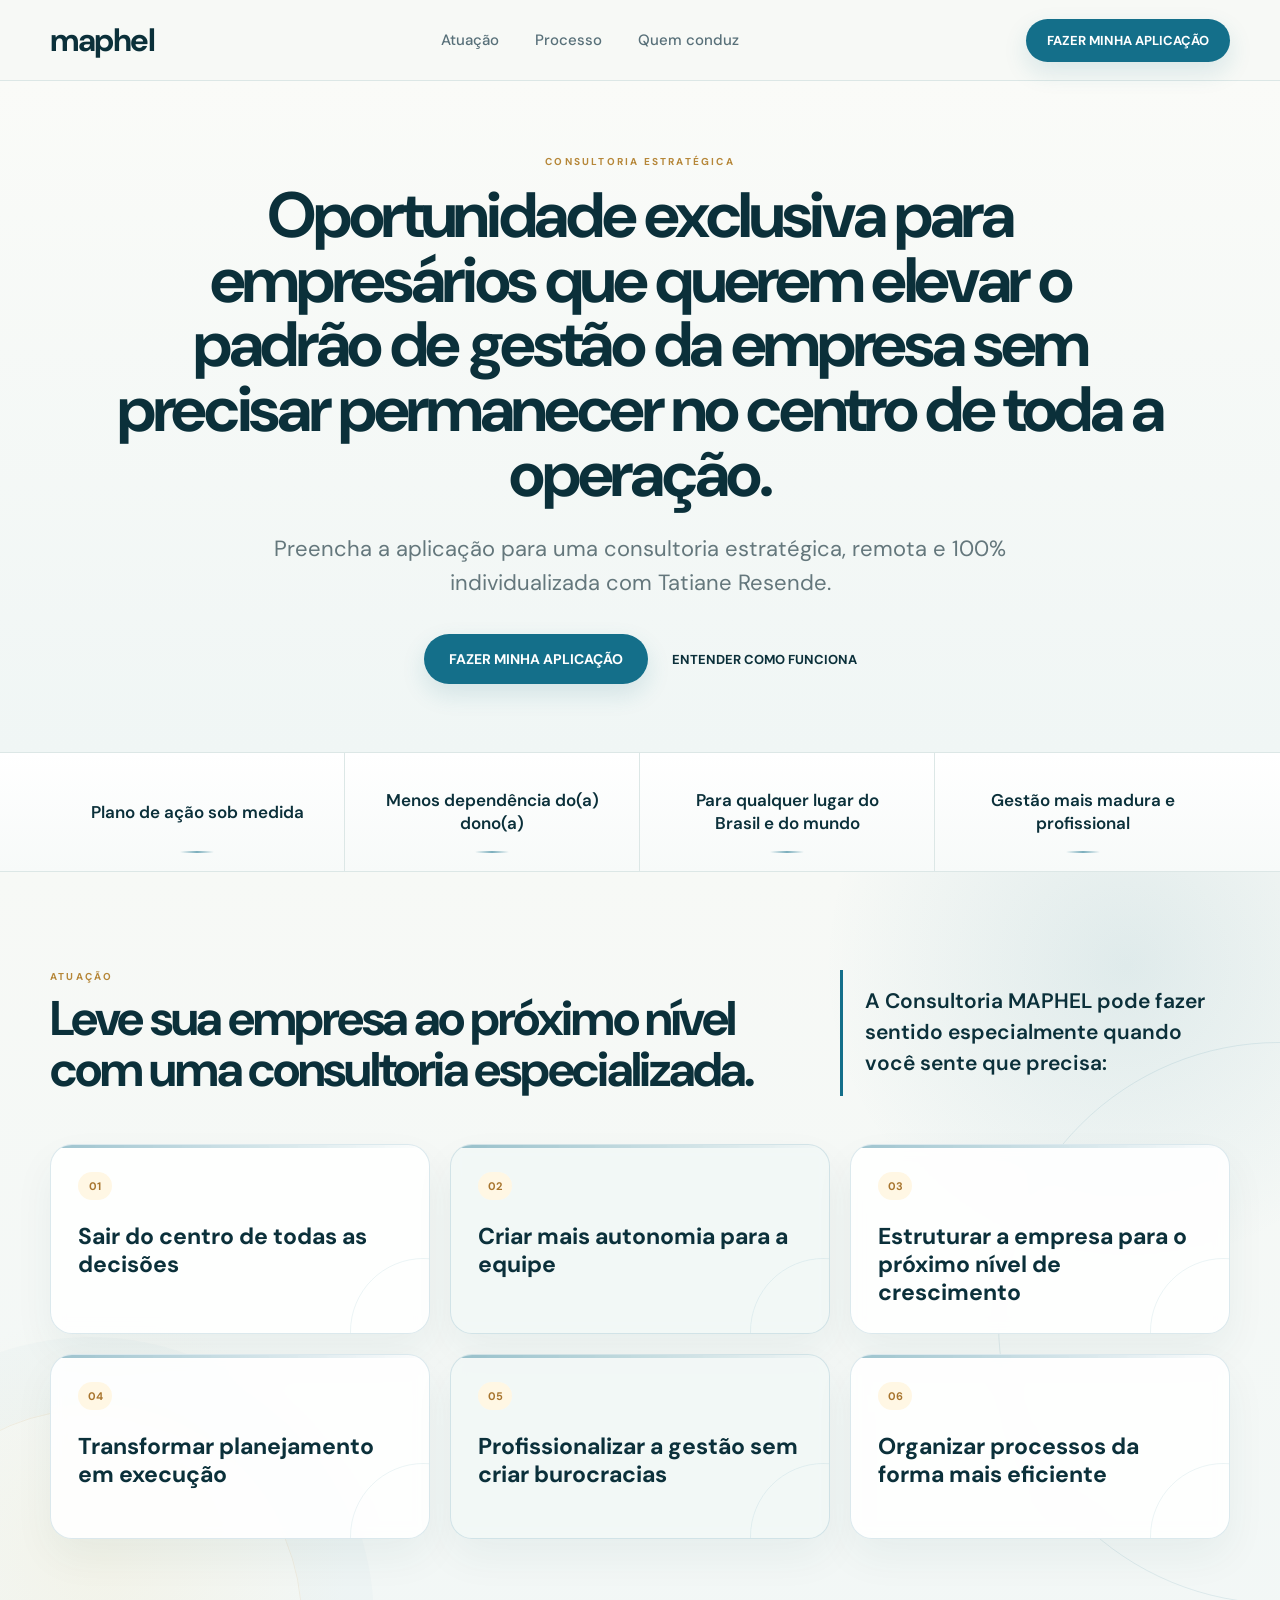
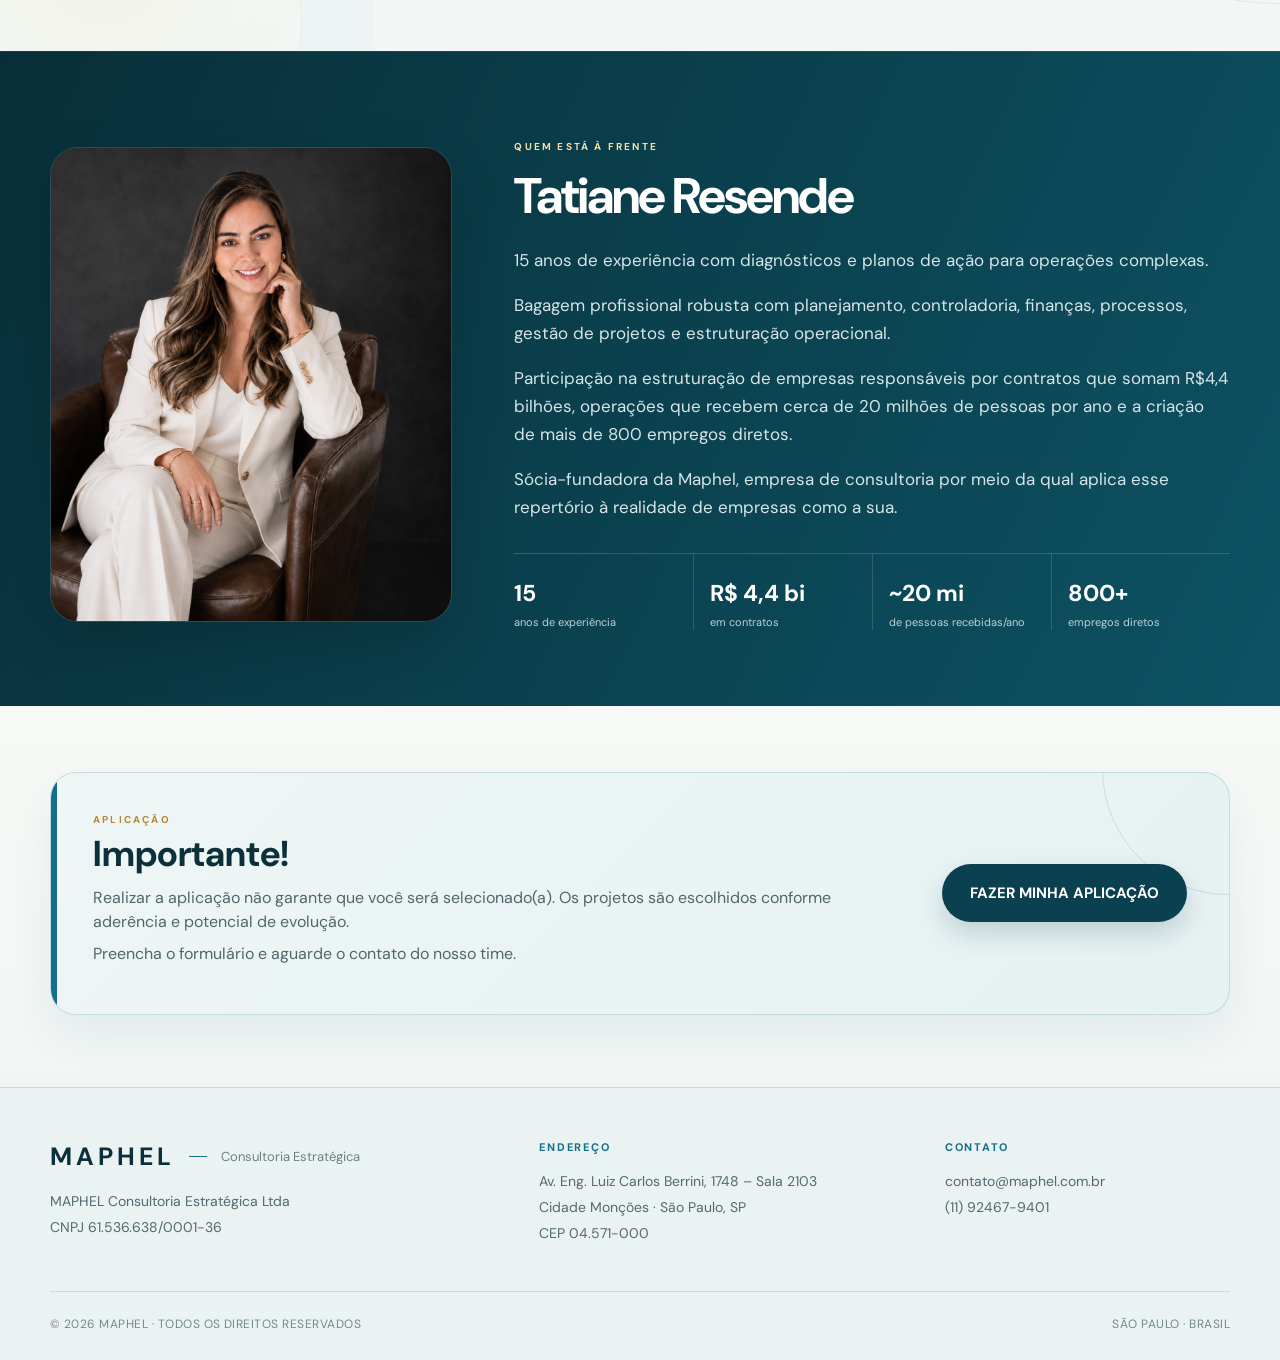
<file: index.html>
<!doctype html>
<html lang="pt-BR">
<head>
<!-- Microsoft Clarity — MAPHEL (projeto z4sh1nla98) -->
<script type="text/javascript">
    (function(c,l,a,r,i,t,y){
        c[a]=c[a]||function(){(c[a].q=c[a].q||[]).push(arguments)};
        t=l.createElement(r);t.async=1;t.src="https://www.clarity.ms/tag/"+i;
        y=l.getElementsByTagName(r)[0];y.parentNode.insertBefore(t,y);
    })(window, document, "clarity", "script", "z4sh1nla98");
</script>
<!-- End Microsoft Clarity -->
<meta charset="utf-8">
<meta name="viewport" content="width=device-width,initial-scale=1">
<title>MAPHEL — Preview Opção 2</title>
<style>
@import url('https://fonts.googleapis.com/css2?family=DM+Sans:wght@400;500;600;700&display=swap');
:root{
  --blue:#146F8A;
  --blue2:#0F6077;
  --dark:#0B4050;
  --ink:#0B303A;
  --cream:#F7F9F6;
  --white:#FFFFFF;
  --gold:#F2E0AD;
  --gold-dark:#B68739;
  --line:#DCE7E6;
  --muted:#64777C;
}
*{box-sizing:border-box}
html{scroll-behavior:smooth}
body{margin:0;font-family:'DM Sans',sans-serif;background:var(--cream);color:var(--ink)}
a{text-decoration:none;color:inherit}
.wrap{width:min(1180px,calc(100% - 40px));margin:auto}
.top{
  position:sticky;top:0;z-index:30;
  background:rgba(247,249,246,.97);
  backdrop-filter:blur(12px);
  border-bottom:1px solid var(--line)
}
.nav{height:80px;display:flex;align-items:center;justify-content:space-between;gap:28px}
.brand{font-size:32px;font-weight:700;letter-spacing:-1.5px}
.nav nav{display:flex;gap:36px;font-size:15px;font-weight:500;color:#587079}
.nav nav a{transition:.2s}
.nav nav a:hover{color:var(--blue)}
.btn{
  display:inline-flex;align-items:center;justify-content:center;
  padding:16px 25px;border-radius:999px;
  background:var(--blue);color:#fff;
  font-size:14px;font-weight:700;
  box-shadow:0 10px 24px rgba(20,111,138,.14);
  transition:.2s
}
.btn:hover{transform:translateY(-2px);background:var(--blue2);box-shadow:0 14px 28px rgba(20,111,138,.2)}
.btn.small{padding:13px 21px;font-size:13px}
.link{font-size:13px;font-weight:700}
.kicker{font-size:10px;letter-spacing:.22em;font-weight:700;color:var(--gold-dark)}

/* HERO */
.hero{background:linear-gradient(180deg,#FAFBF8,#F0F6F5)}
.hero-centered{min-height:535px;display:flex;align-items:center;justify-content:center;text-align:center}
.hero-copy-center{max-width:1050px;margin:auto;padding:74px 0 68px}
.hero-copy-center h1{
  font-size:clamp(48px,5vw,72px);line-height:1.01;
  letter-spacing:-.052em;margin:16px auto 25px;max-width:1080px
}
.hero-copy-center p{
  font-size:22px;line-height:1.55;color:var(--muted);
  max-width:860px;margin:0 auto 34px
}
.actions{display:flex;gap:24px;align-items:center;justify-content:center;flex-wrap:wrap}

/* BENEFITS STRIP */
.quick{
  background:linear-gradient(180deg,#FFFFFF 0%,#F7FAF9 100%);
  border-top:1px solid var(--line);
  border-bottom:1px solid var(--line);
}
.quick-grid{
  display:grid;
  grid-template-columns:repeat(4,1fr);
  min-height:118px;
}
.quick-grid>div{
  position:relative;
  display:flex;
  align-items:center;
  justify-content:center;
  text-align:center;
  padding:30px 26px;
  border-right:1px solid var(--line);
}
.quick-grid>div:last-child{border-right:0}
.quick-grid>div:after{
  content:"";
  position:absolute;
  left:50%;
  bottom:18px;
  width:34px;
  height:2px;
  transform:translateX(-50%);
  border-radius:999px;
  background:linear-gradient(90deg,transparent,var(--blue),transparent);
  opacity:.55;
}
.quick strong{
  max-width:230px;
  font-size:17px;
  line-height:1.35;
  font-weight:600;
}

/* SEGUNDA DOBRA */
.section{
  position:relative;
  padding:98px 0 112px;
  background:
    radial-gradient(circle at 88% 12%,rgba(20,111,138,.10),transparent 23%),
    radial-gradient(circle at 8% 88%,rgba(242,224,173,.18),transparent 18%),
    linear-gradient(180deg,#F7F9F6 0%,#F2F7F6 100%);
  overflow:hidden;
}
.section:before{
  content:"";
  position:absolute;
  width:560px;
  height:560px;
  border:1px solid rgba(20,111,138,.10);
  border-radius:50%;
  right:-280px;
  top:170px;
}
.section:after{
  content:"";
  position:absolute;
  left:-120px;
  bottom:-180px;
  width:420px;
  height:420px;
  border-radius:50%;
  border:1px solid rgba(182,135,57,.10);
  box-shadow:0 0 0 72px rgba(20,111,138,.018);
}
.heading{
  position:relative;z-index:2;
  display:grid;grid-template-columns:1fr 390px;gap:70px;
  align-items:center;margin-bottom:48px
}
.heading h2{
  font-size:clamp(42px,3.8vw,56px);line-height:1.04;
  letter-spacing:-.046em;margin:11px 0 0;max-width:790px
}
.focus-text{
  font-size:21px;line-height:1.48;font-weight:600;
  color:var(--ink);margin:0;
  border-left:3px solid var(--blue);
  padding:16px 0 16px 22px
}
.need-cards{
  position:relative;z-index:2;
  display:grid;grid-template-columns:repeat(3,1fr);gap:20px
}
.need-cards article{
  min-height:185px;
  background:rgba(255,255,255,.88);
  backdrop-filter:blur(7px);
  border:1px solid rgba(20,111,138,.15);
  border-radius:22px;
  padding:27px;
  box-shadow:0 18px 42px rgba(11,64,80,.055);
  position:relative;
  overflow:hidden;
  transition:transform .28s ease,border-color .28s ease,box-shadow .28s ease,background .28s ease;
}
.need-cards article:before{
  content:"";
  position:absolute;
  top:0;
  left:0;
  right:0;
  height:3px;
  background:linear-gradient(90deg,var(--blue),rgba(20,111,138,0));
  opacity:.42;
}
.need-cards article:after{
  content:"";
  position:absolute;
  width:145px;
  height:145px;
  border:1px solid rgba(20,111,138,.08);
  border-radius:50%;
  right:-68px;
  bottom:-72px;
  transition:transform .35s ease;
}
.need-cards article:nth-child(2),
.need-cards article:nth-child(5){background:rgba(242,248,247,.9)}
.need-cards article:hover{
  transform:translateY(-6px);
  border-color:rgba(20,111,138,.34);
  background:#fff;
  box-shadow:0 24px 54px rgba(11,64,80,.105);
}
.need-cards article:hover:after{transform:scale(1.12)}
.need-cards span{
  display:inline-flex;align-items:center;justify-content:center;
  min-width:34px;height:28px;padding:0 9px;
  border-radius:999px;background:#FFF7E4;
  color:#A8752E;font-size:11px;font-weight:700;margin-bottom:22px
}
.need-cards h3{font-size:23px;line-height:1.22;margin:0;max-width:335px}

/* TATIANE — TRANSIÇÃO DIRETA DA DOBRA CLARA */
.tatiane{
  padding:88px 0 76px;
  background:linear-gradient(115deg,#082F39,#0D5263);
  color:#fff;
  border-top:1px solid rgba(255,255,255,.04)
}
.tatiane-grid{display:grid;grid-template-columns:.72fr 1.28fr;gap:62px;align-items:center}
.photo{
  height:475px;border-radius:28px;overflow:hidden;
  background:#12323B;border:1px solid rgba(255,255,255,.12);
  box-shadow:0 24px 55px rgba(0,0,0,.15)
}
.photo img{width:100%;height:100%;object-fit:cover;object-position:center 28%}
.tatiane .kicker{color:var(--gold)}
.tatiane h2{font-size:50px;letter-spacing:-.04em;margin:10px 0 16px}
.tatiane p{font-size:17px;line-height:1.65;color:#D7E5E8;max-width:735px}
.numbers{display:grid;grid-template-columns:repeat(4,1fr);border-top:1px solid rgba(255,255,255,.16);margin-top:32px}
.numbers>div{padding:24px 16px 0 0}
.numbers>div+div{padding-left:16px;border-left:1px solid rgba(255,255,255,.14)}
.numbers strong,.numbers small{display:block}
.numbers strong{font-size:23px;color:#fff}
.numbers small{font-size:11px;color:#BCD2D6;margin-top:7px;line-height:1.35}

/* IMPORTANTE */
.cta{
  padding:66px 0 72px;
  background:linear-gradient(180deg,#F7F9F6 0%,#F1F6F5 100%);
}
.cta-box{
  position:relative;
  overflow:hidden;
  display:grid;
  grid-template-columns:1fr auto;
  align-items:center;
  gap:48px;
  background:linear-gradient(135deg,#EEF6F5 0%,#E6F1F2 100%);
  border:1px solid rgba(20,111,138,.18);
  border-radius:26px;
  padding:40px 42px;
  box-shadow:0 18px 44px rgba(11,64,80,.07);
}
.cta-box:before{
  content:"";
  position:absolute;
  left:0;
  top:0;
  width:6px;
  height:100%;
  background:var(--blue);
}
.cta-box:after{
  content:"";
  position:absolute;
  width:250px;
  height:250px;
  border:1px solid rgba(20,111,138,.16);
  border-radius:50%;
  right:-125px;
  top:-130px;
}
.cta-copy{position:relative;z-index:2}
.cta h2{font-size:36px;line-height:1.1;margin:8px 0 12px}
.cta p{font-size:16px;line-height:1.55;color:#51666B;max-width:790px;margin:7px 0}
.cta .btn{
  position:relative;z-index:2;
  min-width:245px;min-height:58px;
  font-size:15px;background:var(--dark);
  box-shadow:0 12px 26px rgba(11,64,80,.18)
}

/* FOOTER */
.foot{
  background:#EAF2F2;
  color:#536A70;
  border-top:1px solid rgba(20,111,138,.16);
  padding:52px 0 28px;
}
.footer-main{
  display:grid;grid-template-columns:1.25fr 1fr .85fr;
  gap:70px;padding-bottom:42px
}
.footer-brandline{display:flex;align-items:center;gap:14px;margin-bottom:18px}
.footer-brandline strong{font-size:25px;letter-spacing:.16em;color:var(--ink)}
.footer-brandline span{width:18px;height:1px;background:var(--blue)}
.footer-brandline small{font-size:13px;color:#6C8186}
.foot h4{
  margin:0 0 17px;font-size:11px;letter-spacing:.16em;
  text-transform:uppercase;color:var(--blue);
}
.foot p{margin:5px 0;font-size:14px;line-height:1.5}
.footer-bottom{
  display:flex;justify-content:space-between;gap:24px;
  padding-top:24px;border-top:1px solid rgba(20,111,138,.16);
  font-size:12px;letter-spacing:.04em;color:#73888D;
}

@media(max-width:900px){
  .nav nav{display:none}
  .heading{grid-template-columns:1fr;gap:24px}
  .need-cards{grid-template-columns:1fr 1fr}
  .tatiane-grid{grid-template-columns:1fr}
  .photo{height:520px;max-width:520px}
  .cta-box{grid-template-columns:1fr}
  .footer-main{grid-template-columns:1fr 1fr}
}
@media(max-width:620px){
  .wrap{width:min(100% - 28px,1180px)}
  .nav{height:70px}
  .brand{font-size:27px}
  .nav .btn{font-size:11px;padding:11px 13px}
  .hero-centered{min-height:auto}
  .hero-copy-center{padding:48px 0 44px}
  .hero-copy-center h1{font-size:39px;line-height:1.04}
  .hero-copy-center p{font-size:18px}
  .actions{flex-direction:column}
  .quick-grid{grid-template-columns:1fr}
  .quick-grid>div{padding:22px 0;border-right:0;border-bottom:1px solid var(--line)}
  .quick strong{font-size:17px}
  .section{padding:62px 0 70px}
  .heading h2{font-size:37px}
  .focus-text{font-size:18px}
  .need-cards{grid-template-columns:1fr}
  .need-cards article{min-height:145px}
  .need-cards h3{font-size:21px}
  .tatiane{padding:62px 0}
  .photo{height:420px}
  .tatiane h2{font-size:40px}
  .tatiane p{font-size:16px}
  .numbers{grid-template-columns:1fr 1fr}
  .numbers>div:nth-child(3){border-left:0;padding-left:0}
  .cta{padding:48px 0}
  .cta-box{padding:28px 22px}
  .cta h2{font-size:30px}
  .cta .btn{width:100%;min-width:0}
  .footer-main{grid-template-columns:1fr;gap:30px}
  .footer-bottom{flex-direction:column}
}
</style>
<!-- Meta Pixel Code -->
<script>
!function(f,b,e,v,n,t,s)
{if(f.fbq)return;n=f.fbq=function(){n.callMethod?
n.callMethod.apply(n,arguments):n.queue.push(arguments)};
if(!f._fbq)f._fbq=n;n.push=n;n.loaded=!0;n.version='2.0';
n.queue=[];t=b.createElement(e);t.async=!0;
t.src=v;s=b.getElementsByTagName(e)[0];
s.parentNode.insertBefore(t,s)}(window, document,'script',
'https://connect.facebook.net/en_US/fbevents.js');
fbq('init', '934694599048373');
fbq('track', 'PageView');
</script>
<noscript><img height="1" width="1" style="display:none"
src="https://www.facebook.com/tr?id=934694599048373&ev=PageView&noscript=1"
/></noscript>
<!-- End Meta Pixel Code -->
</head>
<body>
<header class="top">
  <div class="wrap nav">
    <a class="brand" href="#">maphel</a>
    <nav>
      <a href="#atuacao">Atuação</a>
      <a href="#atuacao">Processo</a>
      <a href="#tatiane">Quem conduz</a>
    </nav>
    <a class="btn small" href="/formulario/">FAZER MINHA APLICAÇÃO</a>
  </div>
</header>

<main>
  <section class="hero">
    <div class="wrap hero-centered">
      <div class="hero-copy-center">
        <div class="kicker">CONSULTORIA ESTRATÉGICA</div>
        <h1>Oportunidade exclusiva para empresários que querem elevar o padrão de gestão da empresa sem precisar permanecer no centro de toda a operação.</h1>
        <p>Preencha a aplicação para uma consultoria estratégica, remota e 100% individualizada com Tatiane Resende.</p>
        <div class="actions">
          <a class="btn" href="/formulario/">FAZER MINHA APLICAÇÃO</a>
          <a class="link" href="#atuacao">ENTENDER COMO FUNCIONA</a>
        </div>
      </div>
    </div>
  </section>

  <section class="quick">
    <div class="wrap quick-grid">
      <div><strong>Plano de ação sob medida</strong></div>
      <div><strong>Menos dependência do(a) dono(a)</strong></div>
      <div><strong>Para qualquer lugar do Brasil e do mundo</strong></div>
      <div><strong>Gestão mais madura e profissional</strong></div>
    </div>
  </section>

  <section class="section" id="atuacao">
    <div class="wrap">
      <div class="heading">
        <div>
          <div class="kicker">ATUAÇÃO</div>
          <h2>Leve sua empresa ao próximo nível com uma consultoria especializada.</h2>
        </div>
        <p class="focus-text">A Consultoria MAPHEL pode fazer sentido especialmente quando você sente que precisa:</p>
      </div>

      <div class="need-cards">
        <article><span>01</span><h3>Sair do centro de todas as decisões</h3></article>
        <article><span>02</span><h3>Criar mais autonomia para a equipe</h3></article>
        <article><span>03</span><h3>Estruturar a empresa para o próximo nível de crescimento</h3></article>
        <article><span>04</span><h3>Transformar planejamento em execução</h3></article>
        <article><span>05</span><h3>Profissionalizar a gestão sem criar burocracias</h3></article>
        <article><span>06</span><h3>Organizar processos da forma mais eficiente</h3></article>
      </div>
    </div>
  </section>

  <section class="tatiane" id="tatiane">
    <div class="wrap tatiane-grid">
      <div class="photo"><img src="/assets/tatiane-resende.png" alt="Tatiane Resende"></div>
      <div>
        <div class="kicker">QUEM ESTÁ À FRENTE</div>
        <h2>Tatiane Resende</h2>
        <p>15 anos de experiência com diagnósticos e planos de ação para operações complexas.</p>
        <p>Bagagem profissional robusta com planejamento, controladoria, finanças, processos, gestão de projetos e estruturação operacional.</p>
        <p>Participação na estruturação de empresas responsáveis por contratos que somam R$4,4 bilhões, operações que recebem cerca de 20 milhões de pessoas por ano e a criação de mais de 800 empregos diretos.</p>
        <p>Sócia-fundadora da Maphel, empresa de consultoria por meio da qual aplica esse repertório à realidade de empresas como a sua.</p>
        <div class="numbers">
          <div><strong>15</strong><small>anos de experiência</small></div>
          <div><strong>R$ 4,4 bi</strong><small>em contratos</small></div>
          <div><strong>~20 mi</strong><small>de pessoas recebidas/ano</small></div>
          <div><strong>800+</strong><small>empregos diretos</small></div>
        </div>
      </div>
    </div>
  </section>

  <section class="cta">
    <div class="wrap cta-box">
      <div class="cta-copy">
        <div class="kicker">APLICAÇÃO</div>
        <h2>Importante!</h2>
        <p>Realizar a aplicação não garante que você será selecionado(a). Os projetos são escolhidos conforme aderência e potencial de evolução.</p>
        <p>Preencha o formulário e aguarde o contato do nosso time.</p>
      </div>
      <a class="btn" href="/formulario/">FAZER MINHA APLICAÇÃO</a>
    </div>
  </section>
</main>

<footer class="foot">
  <div class="wrap">
    <div class="footer-main">
      <div>
        <div class="footer-brandline"><strong>MAPHEL</strong><span></span><small>Consultoria Estratégica</small></div>
        <p>MAPHEL Consultoria Estratégica Ltda</p>
        <p>CNPJ 61.536.638/0001-36</p>
      </div>
      <div>
        <h4>Endereço</h4>
        <p>Av. Eng. Luiz Carlos Berrini, 1748 – Sala 2103</p>
        <p>Cidade Monções · São Paulo, SP</p>
        <p>CEP 04.571-000</p>
      </div>
      <div>
        <h4>Contato</h4>
        <p>contato@maphel.com.br</p>
        <p>(11) 92467-9401</p>
      </div>
    </div>
    <div class="footer-bottom">
      <span>© 2026 MAPHEL · TODOS OS DIREITOS RESERVADOS</span>
      <span>SÃO PAULO · BRASIL</span>
    </div>
  </div>
</footer>
<script src="/utm-tracking.js" defer></script>
</body>
</html>
</file>
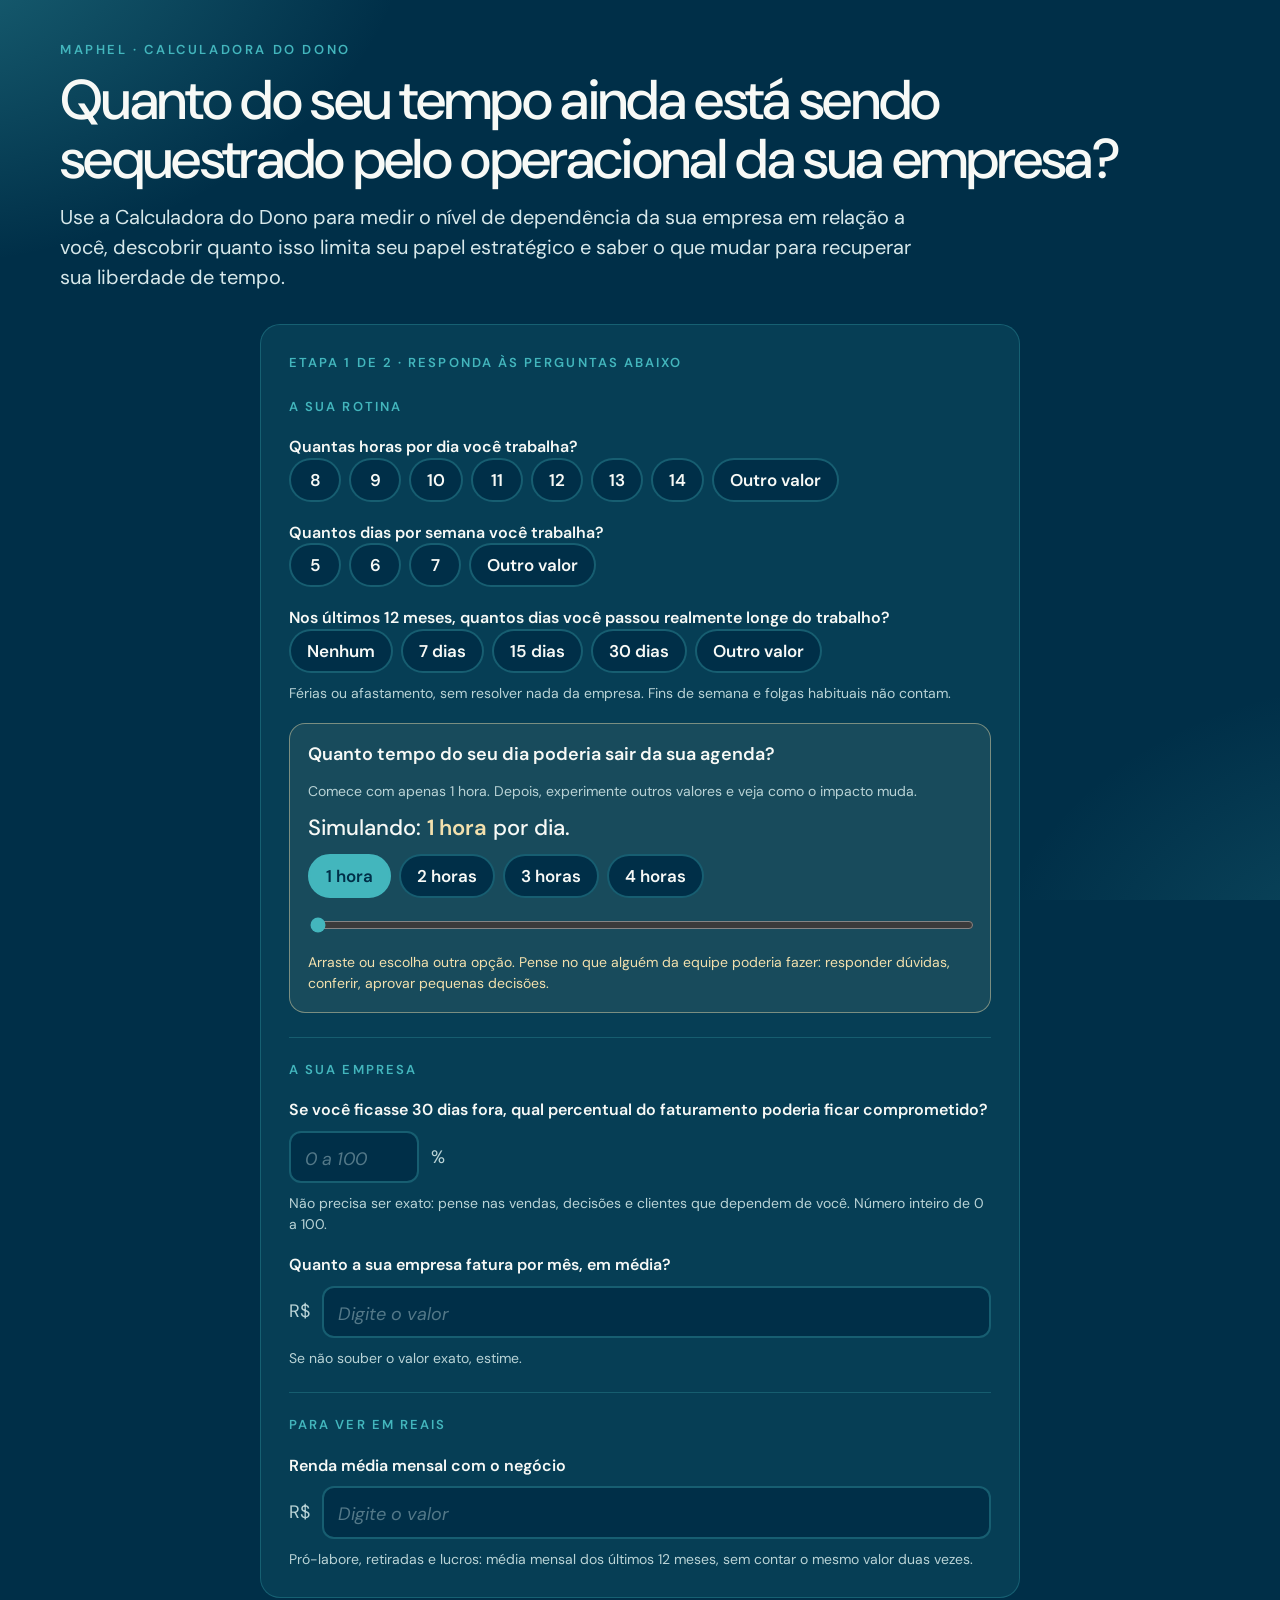
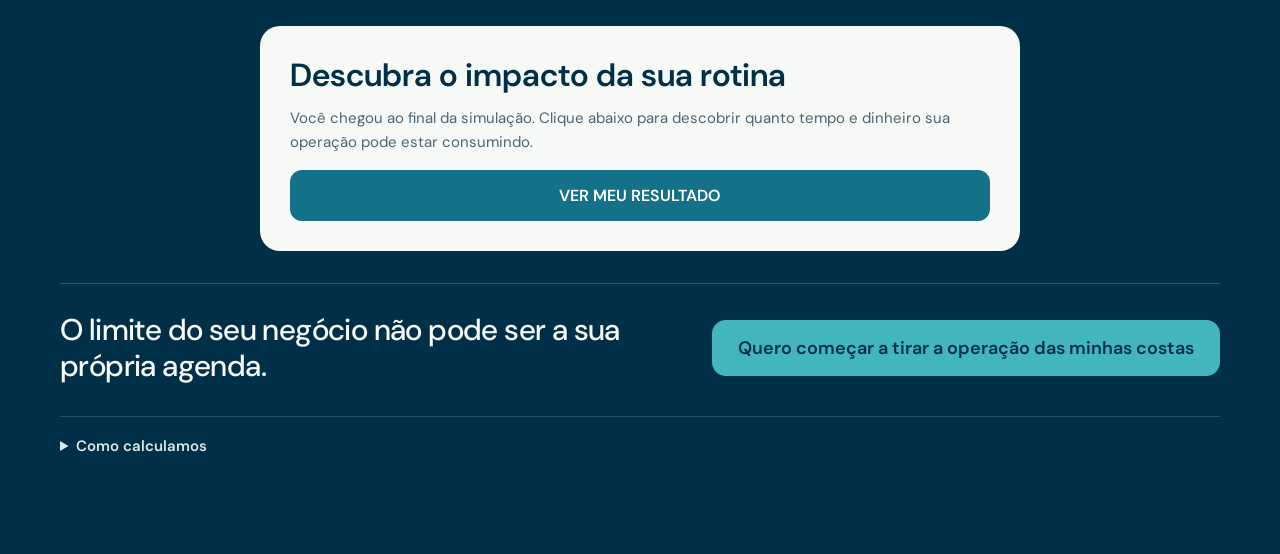
<file: calculadora-do-dono/index.html>
<!DOCTYPE html>
<html lang="pt-BR">
<head>
<!-- Microsoft Clarity — MAPHEL (projeto z4sh1nla98) -->
<script type="text/javascript">
    (function(c,l,a,r,i,t,y){
        c[a]=c[a]||function(){(c[a].q=c[a].q||[]).push(arguments)};
        t=l.createElement(r);t.async=1;t.src="https://www.clarity.ms/tag/"+i;
        y=l.getElementsByTagName(r)[0];y.parentNode.insertBefore(t,y);
    })(window, document, "clarity", "script", "z4sh1nla98");
</script>
<!-- End Microsoft Clarity -->

<meta charset="utf-8">
<meta name="viewport" content="width=device-width, initial-scale=1, viewport-fit=cover">
<title>Calculadora do Dono · MAPHEL</title>
<meta name="description" content="Uma conta com os seus números: quantos dias do seu ano vão para tarefas que poderiam sair da sua agenda e para o descanso que você não tirou, quanto isso vale e o quanto a empresa depende de você.">
<link rel="preconnect" href="https://fonts.googleapis.com">
<link rel="stylesheet" href="https://fonts.googleapis.com/css2?family=DM+Sans:opsz,wght@9..40,300..700&display=swap">
<style>
/* Calculadora avulsa (Agenda do Dono), v19 FINAL. Revisão C-level: agenda arredondada sozinha, total = agenda +
   descanso também nos detalhes e na tabela, linguagem neutra ("longe do trabalho"), valor e empresa em largura total. v18: "Seu tempo por ano" mostra só o impacto: total = quadro da agenda
   + quadro do descanso, comparado às férias de 30 dias. v17: "Seu tempo por ano" como equação visual (tarefas + descanso = total)
   em quadro único abaixo de agenda e descanso. v16: Quadro "Seu tempo por ano" em tabela (horas e dias que somam),
   novo subtítulo. v15: Base v13 com revisão C-level: comparação com férias CLT em
   horas (30 dias corridos = 171 h numa semana de 40 h), soma de dias no quadro da agenda e concordância revisada.
   v13: Descanso em dia com texto direto; tempo total comparado a um mês
   de férias de 30 dias. Base v12: Agenda em dias de trabalho e tempo total como soma explícita
   de tarefas + descanso não tirado. Base v11: Cartão de dias de trabalho, descanso comparado ao funcionário CLT,
   tempo total junto do valor e saída por equipe, IA e processos. Base v10: Simulação em destaque, percentual obrigatório para a empresa,
   tradução do tempo e bloco do que a conta não mede. Base v9: Quatro resultados em destaque; o resto vai para "Entenda os números".
   Base v8: Medidas separadas e com unidade própria: horas delegáveis por ano,
   dias de descanso abaixo da referência, horas semanais acima de 40 e faturamento exposto. Nada é somado
   entre unidades diferentes. IDV MAPHEL, sem logo e sem preço. */
:root {
  --noite: #002F48;
  --noite-2: #0C4C61;
  --petroleo: #157189;
  --turquesa: #43B6BD;
  --areia: #F2E0AD;
  --off: #F7F9F6;
  --cinza: #4A6573;
  --linha: #D2D4D3;
  --claro: #D7E8EA;
  --claro-mudo: #B9D3D6;
  --erro: #FFB4A8;
  --erro-escuro: #A33A2A;
  --ouro: #8A6A1F;
  --nota: #EEF3F2;
  --font: 'DM Sans', 'Helvetica Neue', Arial, sans-serif;
  color-scheme: dark;
}
* { box-sizing: border-box; }
[hidden] { display: none !important; }
html { -webkit-text-size-adjust: 100%; scroll-behavior: smooth; }
@media (prefers-reduced-motion: reduce) { html { scroll-behavior: auto; } }
body {
  margin: 0; min-height: 100vh; font-family: var(--font); color: var(--off); line-height: 1.5;
  background:
    radial-gradient(900px 600px at -10% -10%, rgba(67,182,189,.45), rgba(67,182,189,0) 60%),
    radial-gradient(700px 520px at 110% 110%, rgba(67,182,189,.22), rgba(67,182,189,0) 60%),
    var(--noite);
  background-attachment: fixed;
  padding-left: max(16px, env(safe-area-inset-left, 0px));
  padding-right: max(16px, env(safe-area-inset-right, 0px));
  padding-block: max(40px, env(safe-area-inset-top, 0px)) max(96px, env(safe-area-inset-bottom, 0px));
}
.wrap { max-width: 1160px; margin: 0 auto; display: flex; flex-direction: column; gap: 32px; }
.eyebrow { margin: 0; font-size: 13px; font-weight: 600; letter-spacing: .2em; text-transform: uppercase; color: var(--turquesa); }
h1 { margin: 10px 0 0; font-size: clamp(32px, 5vw, 56px); line-height: 1.06; font-weight: 500; letter-spacing: -.03em; text-wrap: balance; }
.sub { margin: 14px 0 0; font-size: clamp(17px, 2vw, 20px); color: var(--claro); max-width: 62ch; }
.grid { display: grid; grid-template-columns: minmax(0, 1fr) minmax(0, 1.15fr); gap: 24px; align-items: start; }
/* Antes da liberação, a calculadora vira uma sequência única, sem coluna vazia. */
.grid:has(#result.is-locked) { grid-template-columns: minmax(0, 1fr); max-width: 760px; width: 100%; margin-inline: auto; }
.grid:has(#result.is-locked) #calc { width: 100%; }
.grid:has(#result.is-locked) #result { width: 100%; }
.grid:has(#result.is-locked) #gate-intro { gap: 12px; }
.grid:has(#result.is-locked) #gate-intro button { margin-top: 4px; }

@media (max-width: 920px) { .grid { grid-template-columns: 1fr; } }
.panel { background: rgba(12,76,97,.55); border: 1px solid rgba(67,182,189,.28); border-radius: 20px; padding: 28px; display: flex; flex-direction: column; gap: 24px; min-width: 0; }
@media (max-width: 480px) { .panel, .result { padding: 22px 18px; } }
.group { display: flex; flex-direction: column; gap: 20px; }
.group + .group { border-top: 1px solid rgba(67,182,189,.25); padding-top: 22px; }
.group-t { margin: 0; font-size: 13px; font-weight: 600; letter-spacing: .16em; text-transform: uppercase; color: var(--turquesa); }
.field { display: flex; flex-direction: column; gap: 10px; min-width: 0; border: 0; margin: 0; padding: 0; }
.field label, .field legend { font-size: 16px; font-weight: 600; color: var(--off); line-height: 1.35; padding: 0; }
.field label.sm { font-size: 14px; font-weight: 500; color: var(--claro); }
.row { display: flex; align-items: center; gap: 12px; }
.unit { font-size: 18px; color: var(--claro-mudo); white-space: nowrap; }
.help { margin: 0; font-size: 14px; color: var(--claro-mudo); line-height: 1.45; }
.err { margin: 0; font-size: 14px; color: var(--erro); line-height: 1.4; }
.err:empty { display: none; }
.chips { display: flex; flex-wrap: wrap; gap: 8px; }
.chip { font: 600 17px var(--font); color: var(--off); background: var(--noite); border: 2px solid rgba(67,182,189,.35); border-radius: 999px; padding: 9px 16px; cursor: pointer; min-width: 52px; }
.chip:hover { border-color: var(--turquesa); }
.chip[aria-checked="true"], .chip[aria-pressed="true"] { background: var(--turquesa); border-color: var(--turquesa); color: var(--noite); }
.chip:focus-visible { outline: 3px solid var(--areia); outline-offset: 2px; }
.other { display: flex; flex-direction: column; gap: 6px; }
input.num {
  width: 100%; min-width: 0; background: var(--noite); color: var(--off);
  border: 2px solid rgba(67,182,189,.35); border-radius: 12px;
  font: 500 24px/1.1 var(--font); padding: 11px 14px; font-variant-numeric: tabular-nums;
}
input.num::placeholder { color: rgba(185,211,214,.45); font-weight: 400; font-size: 18px; font-style: italic; }
input.num:focus-visible { outline: 3px solid var(--turquesa); outline-offset: 1px; border-color: var(--turquesa); }
input.num[aria-invalid="true"] { border-color: var(--erro); }
input.num:disabled { opacity: .45; }
input.short { max-width: 130px; }
.sim-v { margin: 0; font-size: 17px; color: var(--claro); }
.sim-v b { color: var(--areia); font-weight: 600; }
input[type="range"] { width: 100%; min-width: 0; accent-color: var(--turquesa); height: 30px; }
input[type="range"]:focus-visible { outline: 3px solid var(--turquesa); outline-offset: 2px; }

.result { background: var(--off); color: var(--noite); border-radius: 20px; padding: 30px; display: flex; flex-direction: column; gap: 22px; min-width: 0; scroll-margin-top: 16px; }
.waiting { margin: 0; font-size: 18px; color: var(--cinza); }
.block { display: flex; flex-direction: column; gap: 8px; padding-top: 14px; border-top: 2px solid var(--turquesa); min-width: 0; }
.block.rest { border-top-color: var(--areia); }
.block.week { border-top-color: var(--petroleo); }
.block.sum { border-top: 1px dashed var(--claro-mudo); }
.block.money { border-top-color: var(--ouro); }
.block.biz { border-top-color: var(--noite); }
.k { font-size: 13px; font-weight: 600; letter-spacing: .1em; text-transform: uppercase; color: var(--petroleo); }
.block.money .k { color: var(--ouro); }
.block p { margin: 0; font-size: 16px; color: var(--cinza); line-height: 1.5; }
.block p b { color: var(--noite); font-weight: 600; }
.block p.head { font-size: clamp(25px, 3.6vw, 38px); line-height: 1.12; font-weight: 500; letter-spacing: -.025em; color: var(--noite); text-wrap: balance; }
.block p.head em { font-style: normal; color: var(--petroleo); }
.block.money p.head em { color: var(--ouro); }
.meter { position: relative; height: 14px; border-radius: 999px; background: #DCE6E6; overflow: hidden; }
.meter i { position: absolute; inset: 0 auto 0 0; border-radius: 999px; background: var(--turquesa); }
.meter.rest i { background: #E2C985; }
.meter .ref { position: absolute; top: -3px; bottom: -3px; width: 2px; background: var(--noite); }
.scale { display: flex; justify-content: space-between; font-size: 13px; color: var(--cinza); }
.unseen { background: var(--nota); border-left: 3px solid var(--petroleo); border-radius: 0 10px 10px 0; padding: 12px 14px; display: flex; flex-direction: column; gap: 4px; }
.unseen .t { font-size: 12px; font-weight: 600; letter-spacing: .1em; text-transform: uppercase; color: var(--petroleo); }
.unseen .c { font-size: 16px; color: var(--noite); font-weight: 500; line-height: 1.4; }
.unseen .q { font-size: 15px; color: var(--cinza); font-style: italic; line-height: 1.4; }
details.detail { border-top: 1px solid var(--linha); padding-top: 14px; font-size: 15px; color: var(--cinza); }
details.detail summary { cursor: pointer; font-weight: 600; color: var(--petroleo); }
details.detail summary:focus-visible { outline: 2px solid var(--petroleo); outline-offset: 3px; border-radius: 4px; }
.tbl-wrap { overflow-x: auto; margin-top: 10px; }
table { border-collapse: collapse; width: 100%; font-size: 14px; }
td { padding: 6px 4px; border-bottom: 1px solid #E3E9E8; vertical-align: top; }
td + td { text-align: right; white-space: nowrap; font-variant-numeric: tabular-nums; color: var(--noite); font-weight: 600; }
.close { background: var(--noite); color: var(--off); border-radius: 14px; padding: 20px 22px; display: flex; flex-direction: column; gap: 6px; }
.close strong { font-size: 19px; font-weight: 600; color: var(--areia); line-height: 1.35; }
.close span { font-size: 16px; color: var(--claro); line-height: 1.45; }
.note { margin: 0; font-size: 13px; color: var(--cinza); line-height: 1.5; }

.cta { display: flex; flex-wrap: wrap; align-items: center; justify-content: space-between; gap: 18px; border-top: 1px solid rgba(185,211,214,.25); padding-top: 28px; }
.cta p { margin: 0; font-size: clamp(22px, 3vw, 30px); line-height: 1.2; font-weight: 500; letter-spacing: -.02em; max-width: 30ch; }
.btn { display: inline-block; text-decoration: none; background: var(--turquesa); color: var(--noite); font: 600 18px var(--font); padding: 16px 26px; border-radius: 14px; }
.btn:hover { background: #5cc4ca; }
.btn:focus-visible { outline: 3px solid var(--off); outline-offset: 3px; }

details.how { border-top: 1px solid rgba(185,211,214,.2); padding-top: 18px; color: var(--claro-mudo); font-size: 15px; }
details.how summary { cursor: pointer; color: var(--claro); font-weight: 600; }
details.how summary:focus-visible { outline: 2px solid var(--turquesa); outline-offset: 3px; border-radius: 4px; }
details.how h3 { margin: 16px 0 6px; font-size: 15px; color: var(--claro); font-weight: 600; }
details.how ul { margin: 6px 0 0; padding-left: 18px; display: flex; flex-direction: column; gap: 6px; }
details.how code { font-family: inherit; color: var(--off); }

.sticky { position: fixed; left: 0; right: 0; bottom: 0; z-index: 10; background: var(--areia); color: var(--noite);
  padding: 12px max(16px, env(safe-area-inset-right, 0px)) calc(12px + env(safe-area-inset-bottom, 0px)) max(16px, env(safe-area-inset-left, 0px));
  display: flex; align-items: center; justify-content: space-between; gap: 12px; box-shadow: 0 -8px 24px rgba(0,0,0,.25); }
@media (min-width: 921px) { .sticky { display: none; } }
.sticky span { font-size: 16px; font-weight: 600; }
.sticky a { font: 600 15px var(--font); color: var(--noite); text-decoration: underline; white-space: nowrap; }
.sticky a:focus-visible { outline: 3px solid var(--noite); outline-offset: 2px; }

/* v9: quatro resultados em destaque */
.cards { display: grid; grid-template-columns: repeat(2, minmax(0, 1fr)); gap: 14px; }
@media (max-width: 600px) { .cards { grid-template-columns: 1fr; } }
.card { background: #fff; border: 1px solid #E3E9E8; border-top: 4px solid var(--turquesa); border-radius: 14px; padding: 16px 18px; display: flex; flex-direction: column; gap: 6px; min-width: 0; }
.card.rest { border-top-color: #E2C985; }
.card.money { border-top-color: var(--ouro); }
.card.biz { border-top-color: var(--noite); }
.card.money, .card.biz { grid-column: 1 / -1; }
.card.days { border-top-color: var(--petroleo); }
.card .tot { margin: 2px 0 0; padding: 10px 12px; border-radius: 10px; background: #F6EFDB; color: var(--noite); font-size: 15px; line-height: 1.4; display: flex; flex-direction: column; gap: 4px; }
.card .tot .tl { font-size: 12px; font-weight: 600; letter-spacing: .08em; text-transform: uppercase; color: var(--ouro); }
.card .tot .sum { font-size: 20px; font-weight: 600; color: var(--noite); }
.card .tot .sum em { font-style: normal; color: var(--ouro); }
.card .tot small { font-size: 13px; color: var(--cinza); }
.card.tempo { grid-column: 1 / -1; border-top-color: var(--ouro); padding: 0; overflow: hidden; }
.card.tempo .tot { margin: 0; border-radius: 0; padding: 16px 18px; gap: 8px; }
.card.tempo .led { font-size: 15px; }
.card.tempo .tot { gap: 14px; padding: 18px 20px; }
.eqn { display: grid; grid-template-columns: minmax(0, 1fr) auto minmax(0, 1fr) auto minmax(0, 1fr); gap: 10px; align-items: stretch; }
.eqn.one { grid-template-columns: minmax(0, 1fr); max-width: 320px; }
@media (max-width: 640px) { .eqn { grid-template-columns: minmax(0, 1fr); } .eqn .op { justify-self: center; line-height: 1; } }
.tile { background: #fff; border-radius: 12px; padding: 14px 16px; display: flex; flex-direction: column; gap: 4px; min-width: 0; }
.tile b { font-size: clamp(32px, 4vw, 42px); font-weight: 500; line-height: 1; letter-spacing: -.03em; color: var(--noite); font-variant-numeric: tabular-nums; }
.tile .u { font-size: 15px; font-weight: 600; color: var(--petroleo); }
.tile .d { font-size: 14px; color: var(--cinza); line-height: 1.35; }
.tile .h { margin-top: auto; padding-top: 6px; font-size: 13px; font-weight: 600; color: var(--ouro); }
.tile.total { background: var(--noite); }
.tile.total b { color: var(--areia); }
.tile.total .u { color: var(--areia); }
.tile.total .d { color: var(--claro); }
.tile.total .h { color: var(--areia); }
.eqn .op { align-self: center; font-size: 28px; font-weight: 600; color: var(--ouro); }
.fer { display: flex; align-items: center; gap: 14px; border-top: 1px solid rgba(138,106,31,.3); padding-top: 14px; }
.fer b { font-size: clamp(30px, 4vw, 40px); font-weight: 600; color: var(--ouro); white-space: nowrap; letter-spacing: -.02em; }
.fer span { font-size: 17px; color: var(--noite); line-height: 1.35; }
.fer span strong { color: var(--ouro); }
.impact { display: grid; grid-template-columns: auto minmax(0, 1fr); gap: 6px 22px; align-items: center; }
@media (max-width: 640px) { .impact { grid-template-columns: minmax(0, 1fr); } }
.impact .n { font-size: clamp(56px, 8vw, 84px); font-weight: 500; line-height: .95; letter-spacing: -.04em; color: var(--noite); font-variant-numeric: tabular-nums; }
.impact .n small { display: block; font-size: 17px; font-weight: 600; letter-spacing: 0; color: var(--ouro); margin-top: 6px; }
.impact .w { display: flex; flex-direction: column; gap: 8px; min-width: 0; }
.impact .w .eqline { font-size: 15px; color: var(--cinza); line-height: 1.4; }
.impact .w .eqline b { color: var(--noite); }
.impact .w .vs { font-size: clamp(19px, 2.4vw, 24px); font-weight: 500; color: var(--noite); line-height: 1.25; letter-spacing: -.01em; }
.impact .w .vs strong { color: var(--ouro); font-weight: 600; }
.led { width: 100%; border-collapse: collapse; font-size: 14px; color: var(--noite); font-variant-numeric: tabular-nums; }
.led th { font-size: 11px; font-weight: 600; letter-spacing: .06em; text-transform: uppercase; color: var(--ouro); text-align: right; padding: 0 0 4px 8px; white-space: nowrap; }
.led th:first-child { text-align: left; padding-left: 0; }
.led td { padding: 6px 0 6px 8px; border-top: 1px solid rgba(138,106,31,.2); text-align: right; white-space: nowrap; font-weight: 600; vertical-align: top; }
.led td:first-child { text-align: left; padding-left: 0; white-space: normal; font-weight: 400; line-height: 1.35; }
.led tr.t td { border-top: 2px solid var(--ouro); font-size: 17px; font-weight: 700; color: var(--noite); }
.led tr.t td:first-child { font-weight: 700; }
.card .tot .vac { font-size: 16px; color: var(--noite); line-height: 1.35; }
.card .tot .vac b { color: var(--ouro); }
.card .k { font-size: 12px; }
.card.money .k { color: var(--ouro); }
.card .big { margin: 0; font-size: clamp(30px, 3.4vw, 40px); line-height: 1.05; font-weight: 500; letter-spacing: -.03em; color: var(--noite); font-variant-numeric: tabular-nums; }
.card .big small { display: block; margin-top: 4px; font-size: 17px; line-height: 1.3; font-weight: 600; letter-spacing: 0; color: var(--petroleo); }
.card.money .big small { color: var(--ouro); }
.card p { margin: 0; font-size: 15px; color: var(--cinza); line-height: 1.45; }
.card p b { color: var(--noite); font-weight: 600; }
.card .tag { font-size: 13px; color: var(--cinza); border-top: 1px solid #EDF1F0; padding-top: 6px; margin-top: 2px; }
.strip { display: flex; flex-direction: column; gap: 8px; background: var(--nota); border-radius: 12px; padding: 14px 16px; }
.strip p { margin: 0; font-size: 16px; color: var(--cinza); }
.strip p b { color: var(--noite); font-size: 18px; }
.hint { margin: 0; font-size: 15px; color: var(--cinza); }
.unseen details { font-size: 14px; color: var(--cinza); }
.unseen summary { cursor: pointer; color: var(--petroleo); font-weight: 600; }
.unseen summary:focus-visible { outline: 2px solid var(--petroleo); outline-offset: 3px; border-radius: 4px; }
.unseen ul { margin: 6px 0 0; padding-left: 18px; display: flex; flex-direction: column; gap: 4px; }
details.detail .in { display: flex; flex-direction: column; gap: 10px; margin-top: 10px; }
details.detail .in p { margin: 0; font-size: 15px; color: var(--cinza); line-height: 1.5; }
details.detail .in p b { color: var(--noite); }

/* v10 */
.sim-box { background: rgba(242,224,173,.08); border: 1px solid rgba(242,224,173,.45); border-radius: 16px; padding: 18px; }
.sim-box legend { float: left; width: 100%; font-size: 18px; margin-bottom: 4px; }
.sim-box legend + * { clear: both; }
.sim-now { margin: 0; font-size: 22px; font-weight: 500; color: var(--off); }
.sim-now b { color: var(--areia); font-weight: 600; }
.chip:disabled { opacity: .35; cursor: not-allowed; }
.drag { margin: 0; font-size: 14px; color: var(--areia); }
.card .eq { margin: 2px 0 0; font-size: 22px; font-weight: 600; color: var(--petroleo); letter-spacing: -.01em; line-height: 1.2; }
.comp { margin: 4px 0 0; padding: 0; list-style: none; display: flex; flex-direction: column; gap: 3px; font-size: 15px; color: var(--cinza); }
.comp li { display: flex; justify-content: space-between; gap: 10px; border-bottom: 1px dotted #DDE5E4; padding-bottom: 3px; }
.comp li b { color: var(--noite); font-variant-numeric: tabular-nums; white-space: nowrap; }
.hint-biz { margin: 0; font-size: 15px; color: var(--cinza); }
.unmeasured { background: #E4F1F2; border: 1px solid rgba(67,182,189,.55); border-radius: 16px; padding: 20px; display: flex; flex-direction: column; gap: 12px; }
.unmeasured h3 { margin: 0; font-size: clamp(21px, 2.6vw, 26px); font-weight: 600; letter-spacing: -.02em; color: var(--noite); line-height: 1.2; }
.unmeasured .lead { margin: 0; font-size: 15px; color: var(--cinza); }
.u-grid { display: grid; grid-template-columns: 1fr; gap: 8px; }
.u-grid div { background: #fff; border-radius: 12px; padding: 12px 14px; display: flex; flex-direction: column; gap: 4px; min-width: 0; }
.u-grid b { font-size: 15px; color: var(--petroleo); letter-spacing: .02em; }
.u-grid span { font-size: 15px; color: var(--noite); line-height: 1.45; }
.unmeasured .ask { margin: 0; font-size: 18px; font-weight: 600; color: var(--noite); }
details.detail ol { margin: 10px 0 0; padding-left: 20px; display: flex; flex-direction: column; gap: 8px; font-size: 15px; color: var(--cinza); line-height: 1.5; }
details.detail ol b { color: var(--noite); }
details.sub { margin-top: 6px; }
details.sub summary { cursor: pointer; font-weight: 600; color: var(--petroleo); font-size: 14px; }

/* Captura de lead antes da liberação do resultado */
.result.is-locked > :not(#lead-gate):not(#gate-intro) { display: none !important; }
#gate-intro { display: flex; flex-direction: column; align-items: flex-start; gap: 18px; }
#gate-intro h2 { margin: 0; font-size: clamp(24px,3vw,32px); line-height: 1.2; font-weight: 600; }
#gate-intro p { margin: 0; color: var(--cinza); font-size: 15px; line-height: 1.6; }
#gate-intro button { border: 0; cursor: pointer; background: var(--petroleo); color: white; border-radius: 12px; padding: 15px 20px; font: 600 16px var(--font); width: 100%; }
#gate-intro button:hover { filter: brightness(1.12); }
#gate-intro .lead-error { color: #a62c28; }
#lead-gate[hidden], #gate-intro[hidden] { display: none !important; }
.result:not(.is-locked) #gate-intro { display: none !important; }
#lead-gate { display: flex; flex-direction: column; gap: 16px; }
.result:not(.is-locked) #lead-gate { display: none; }
#lead-gate h2 { margin: 0; font-size: clamp(24px,3vw,32px); line-height: 1.2; font-weight: 600; }
#lead-gate p { margin: 0; color: var(--cinza); font-size: 15px; }
#lead-gate label { display: flex; flex-direction: column; gap: 6px; font-size: 14px; font-weight: 600; }
#lead-gate input:not([type="hidden"]) { width: 100%; border: 1px solid var(--linha); border-radius: 10px; padding: 13px 14px; font: 500 16px var(--font); color: var(--noite); background: #fff; }
#lead-gate input:focus-visible { outline: 2px solid var(--petroleo); outline-offset: 2px; }
#lead-gate button { border: 0; cursor: pointer; background: var(--petroleo); color: white; border-radius: 12px; padding: 15px 20px; font: 600 16px var(--font); }
#lead-gate button:disabled { opacity: .6; cursor: wait; }
#lead-gate .lead-error { color: var(--erro-escuro); font-weight: 600; }
#lead-gate .privacy { font-size: 12px; }

</style>
<style>
.copy-intro{padding:clamp(22px,4vw,36px);border-radius:18px;border:1px solid #bad8d6;background:linear-gradient(130deg,#e8f4f2,#f7fbf9);margin-bottom:20px}
.copy-intro[hidden]{display:none!important}.copy-label{font-size:11px;font-weight:700;letter-spacing:.14em;color:#146f8a}
.copy-intro h2{font-size:clamp(24px,3vw,34px);line-height:1.2;margin:12px 0}.copy-intro p{font-size:16px;line-height:1.7}
.copy-argument{font-size:14px;line-height:1.65;margin:14px 0 0}#b-end .close span{line-height:1.75}

/* Layout de leitura: formulário primeiro, relatório em largura total abaixo.
   Não altera estados, eventos, cálculo nem captura do formulário. */
.grid{grid-template-columns:minmax(0,1fr);gap:28px;width:100%;max-width:none}
.grid #calc{width:100%;max-width:760px;margin-inline:auto}
.grid #result{width:100%;max-width:none}
.grid:has(#result.is-locked){grid-template-columns:minmax(0,1fr);max-width:none;width:100%}
.grid:has(#result.is-locked) #calc{max-width:760px}
.grid:has(#result.is-locked) #result{max-width:760px;margin-inline:auto}
@media(min-width:921px){
  .result:not(.is-locked){padding:clamp(30px,4vw,48px);gap:26px}
  .result:not(.is-locked) .copy-intro{padding:36px 42px}
  .result:not(.is-locked) .cards{grid-template-columns:repeat(2,minmax(0,1fr));gap:18px}
  .result:not(.is-locked) .card.money,.result:not(.is-locked) .card.biz{grid-column:auto}
  .result:not(.is-locked) .card.tempo{grid-column:1/-1}
  .result:not(.is-locked) .card{padding:24px 26px;gap:12px}
  .result:not(.is-locked) .card.tempo{padding:0}
  .result:not(.is-locked) .card.tempo .tot{padding:24px 26px}
  .result:not(.is-locked) #strip{padding:22px 26px}
  .result:not(.is-locked) #b-end .close{padding:30px 34px}
}
@media(max-width:920px){
  .grid{gap:18px}
  .grid #calc,.grid:has(#result.is-locked) #calc{max-width:100%}
  .grid:has(#result.is-locked) #result{max-width:100%}
}
@media(max-width:600px){
  .grid{gap:16px}
  .result:not(.is-locked) .cards{grid-template-columns:minmax(0,1fr)}
  .result:not(.is-locked) .card.money,.result:not(.is-locked) .card.biz,.result:not(.is-locked) .card.tempo{grid-column:1}
  .copy-intro{padding:22px 20px}
  .copy-intro h2{font-size:clamp(23px,7vw,30px)}
  .card .big{overflow-wrap:anywhere}
  .cta .btn{width:100%;text-align:center}
}
</style><!-- Meta Pixel Code -->
<script>
!function(f,b,e,v,n,t,s)
{if(f.fbq)return;n=f.fbq=function(){n.callMethod?
n.callMethod.apply(n,arguments):n.queue.push(arguments)};
if(!f._fbq)f._fbq=n;n.push=n;n.loaded=!0;n.version='2.0';
n.queue=[];t=b.createElement(e);t.async=!0;
t.src=v;s=b.getElementsByTagName(e)[0];
s.parentNode.insertBefore(t,s)}(window, document,'script',
'https://connect.facebook.net/en_US/fbevents.js');
fbq('init', '934694599048373');
fbq('track', 'PageView');
</script>
<noscript><img height="1" width="1" style="display:none"
src="https://www.facebook.com/tr?id=934694599048373&ev=PageView&noscript=1"
/></noscript>
<!-- End Meta Pixel Code -->
</head>
<body>
<main class="wrap">
  <header>
    <p class="eyebrow">MAPHEL · Calculadora do dono</p>
    <h1>Quanto do seu tempo ainda está sendo sequestrado pelo operacional da sua empresa?</h1>
    <p class="sub">Use a Calculadora do Dono para medir o nível de dependência da sua empresa em relação a você, descobrir quanto isso limita seu papel estratégico e saber o que mudar para recuperar sua liberdade de tempo.</p>
  </header>

  <section class="grid" aria-label="Simulação">
    <form class="panel" id="calc" autocomplete="off" novalidate>
      <p class="group-t" style="margin:0">ETAPA 1 DE 2 · RESPONDA ÀS PERGUNTAS ABAIXO</p>
      <div class="group">
        <p class="group-t">A sua rotina</p>

        <fieldset class="field">
          <legend id="J-l">Quantas horas por dia você trabalha?</legend>
          <div class="chips" role="radiogroup" aria-labelledby="J-l" data-name="J">
            <button type="button" class="chip" role="radio" aria-checked="false" data-v="8">8</button>
            <button type="button" class="chip" role="radio" aria-checked="false" data-v="9">9</button>
            <button type="button" class="chip" role="radio" aria-checked="false" data-v="10">10</button>
            <button type="button" class="chip" role="radio" aria-checked="false" data-v="11">11</button>
            <button type="button" class="chip" role="radio" aria-checked="false" data-v="12">12</button>
            <button type="button" class="chip" role="radio" aria-checked="false" data-v="13">13</button>
            <button type="button" class="chip" role="radio" aria-checked="false" data-v="14">14</button>
            <button type="button" class="chip" role="radio" aria-checked="false" data-v="o">Outro valor</button>
          </div>
          <div class="other" id="J-ow" hidden>
            <label class="sm" for="J-o">Horas por dia (de 1 a 24)</label>
            <div class="row"><input class="num short" type="text" id="J-o" inputmode="decimal" placeholder="ex.: 14" aria-describedby="J-o-err"><span class="unit">h</span></div>
            <p class="err" id="J-o-err" role="alert"></p>
          </div>
        </fieldset>

        <fieldset class="field">
          <legend id="DS-l">Quantos dias por semana você trabalha?</legend>
          <div class="chips" role="radiogroup" aria-labelledby="DS-l" data-name="DS">
            <button type="button" class="chip" role="radio" aria-checked="false" data-v="5">5</button>
            <button type="button" class="chip" role="radio" aria-checked="false" data-v="6">6</button>
            <button type="button" class="chip" role="radio" aria-checked="false" data-v="7">7</button>
            <button type="button" class="chip" role="radio" aria-checked="false" data-v="o">Outro valor</button>
          </div>
          <div class="other" id="DS-ow" hidden>
            <label class="sm" for="DS-o">Dias por semana (de 1 a 7)</label>
            <div class="row"><input class="num short" type="text" id="DS-o" inputmode="numeric" placeholder="ex.: 4" aria-describedby="DS-o-err"><span class="unit">dias</span></div>
            <p class="err" id="DS-o-err" role="alert"></p>
          </div>
        </fieldset>

        <fieldset class="field">
          <legend id="F-l">Nos últimos 12 meses, quantos dias você passou realmente longe do trabalho?</legend>
          <div class="chips" role="radiogroup" aria-labelledby="F-l" data-name="F">
            <button type="button" class="chip" role="radio" aria-checked="false" data-v="0">Nenhum</button>
            <button type="button" class="chip" role="radio" aria-checked="false" data-v="7">7 dias</button>
            <button type="button" class="chip" role="radio" aria-checked="false" data-v="15">15 dias</button>
            <button type="button" class="chip" role="radio" aria-checked="false" data-v="30">30 dias</button>
            <button type="button" class="chip" role="radio" aria-checked="false" data-v="o">Outro valor</button>
          </div>
          <div class="other" id="F-ow" hidden>
            <label class="sm" for="F-o">Dias corridos longe do trabalho (de 0 a 365)</label>
            <div class="row"><input class="num short" type="text" id="F-o" inputmode="numeric" placeholder="ex.: 20" aria-describedby="F-o-err"><span class="unit">dias</span></div>
            <p class="err" id="F-o-err" role="alert"></p>
          </div>
          <p class="help">Férias ou afastamento, sem resolver nada da empresa. Fins de semana e folgas habituais não contam.</p>
        </fieldset>

        <fieldset class="field sim-box">
          <legend id="sim-l">Quanto tempo do seu dia poderia sair da sua agenda?</legend>
          <p class="help">Comece com apenas 1 hora. Depois, experimente outros valores e veja como o impacto muda.</p>
          <p class="sim-now" aria-live="polite">Simulando: <b id="sim-txt">1 hora</b> por dia.</p>
          <div class="chips" id="sim-chips" role="group" aria-label="Escolhas rápidas de horas por dia">
            <button type="button" class="chip" data-h="1" aria-pressed="true">1 hora</button>
            <button type="button" class="chip" data-h="2" aria-pressed="false">2 horas</button>
            <button type="button" class="chip" data-h="3" aria-pressed="false">3 horas</button>
            <button type="button" class="chip" data-h="4" aria-pressed="false">4 horas</button>
          </div>
          <input type="range" id="sim" min="1" max="12" step="0.5" value="1" aria-labelledby="sim-l" aria-valuetext="1 hora por dia" aria-describedby="sim-drag sim-err">
          <p class="drag" id="sim-drag">Arraste ou escolha outra opção. Pense no que alguém da equipe poderia fazer: responder dúvidas, conferir, aprovar pequenas decisões.</p>
          <p class="err" id="sim-err" role="alert"></p>
        </fieldset>
      </div>

      <div class="group">
        <p class="group-t">A sua empresa</p>
        <div class="field">
          <label for="pct">Se você ficasse 30 dias fora, qual percentual do faturamento poderia ficar comprometido?</label>
          <div class="row"><input class="num short" type="text" id="pct" inputmode="numeric" placeholder="0 a 100" aria-describedby="pct-help pct-err"><span class="unit">%</span></div>
          <p class="help" id="pct-help">Não precisa ser exato: pense nas vendas, decisões e clientes que dependem de você. Número inteiro de 0 a 100.</p>
          <p class="err" id="pct-err" role="alert"></p>
        </div>
        <div class="field">
          <label for="fat">Quanto a sua empresa fatura por mês, em média?</label>
          <div class="row"><span class="unit">R$</span><input class="num" type="text" id="fat" inputmode="decimal" placeholder="Digite o valor" aria-describedby="fat-help fat-err"></div>
          <p class="help" id="fat-help">Se não souber o valor exato, estime.</p>
          <p class="err" id="fat-err" role="alert"></p>
        </div>
      </div>

      <div class="group">
        <p class="group-t">Para ver em reais</p>
        <div class="field">
          <label for="renda">Renda média mensal com o negócio</label>
          <div class="row"><span class="unit">R$</span><input class="num" type="text" id="renda" inputmode="decimal" placeholder="Digite o valor" aria-describedby="renda-help renda-err"></div>
          <p class="help" id="renda-help">Pró-labore, retiradas e lucros: média mensal dos últimos 12 meses, sem contar o mesmo valor duas vezes.</p>
          <p class="err" id="renda-err" role="alert"></p>
        </div>
      </div>
    </form>

    <div class="result is-locked" id="result" aria-live="polite">
      <div id="gate-intro">
        <h2>Descubra o impacto da sua rotina</h2>
        <p>Você chegou ao final da simulação. Clique abaixo para descobrir quanto tempo e dinheiro sua operação pode estar consumindo.</p>
        <button type="button" id="gate-reveal">VER MEU RESULTADO</button>
        <p class="lead-error" id="gate-intro-error" role="alert" hidden></p>
      </div>
      <form id="lead-gate" hidden name="calculadora-dono-maphel" method="POST" data-netlify="true" netlify-honeypot="bot-field" autocomplete="on" novalidate>
        <h2>Seu resultado está quase pronto</h2>
        <p>Preencha seus dados para liberar a análise da sua rotina e da sua empresa.</p>
        <input type="hidden" name="form-name" value="calculadora-dono-maphel">
        <div hidden aria-hidden="true"><label>Não preencha <input name="bot-field" tabindex="-1" autocomplete="off"></label></div>
        <label>Nome completo <input type="text" name="nome" autocomplete="name" required maxlength="120"></label>
        <label>WhatsApp com DDD <input type="tel" name="whatsapp" autocomplete="tel" inputmode="tel" placeholder="(11) 99999-9999" required minlength="10" maxlength="20"></label>
        <label>E-mail <input type="email" name="email" autocomplete="email" required maxlength="200"></label>
        <input type="hidden" name="horas_dia">
        <input type="hidden" name="dias_semana">
        <input type="hidden" name="dias_descanso">
        <input type="hidden" name="horas_delegaveis_dia">
        <input type="hidden" name="percentual_faturamento">
        <input type="hidden" name="faturamento_mensal">
        <input type="hidden" name="renda_mensal">
        <input type="hidden" name="utm_source">
        <input type="hidden" name="utm_medium">
        <input type="hidden" name="utm_campaign">
        <input type="hidden" name="utm_content">
        <input type="hidden" name="utm_term">
        <button type="submit" id="lead-submit">LIBERAR MEU RESULTADO</button>
        <p class="lead-error" id="lead-error" role="alert" hidden></p>
        <p class="privacy">Ao enviar, você autoriza o uso dos seus dados pela MAPHEL para contato sobre seus serviços, conforme a política de privacidade aplicável.</p>
      </form>
      <p class="waiting" id="waiting">Responda às perguntas e veja aqui quanto do seu ano a operação leva.</p>

      <section id="copy-intro" class="copy-intro" hidden><span class="copy-label">LEITURA DA SUA OPERAÇÃO</span><h2 id="copy-intro-title"></h2><p id="copy-intro-body"></p></section><div class="cards" id="cards">
        <div class="card" id="c-agenda" hidden>
          <span class="k">Sua agenda</span>
          <p class="big" id="ag-big"></p>
          <p id="ag-a"></p><p class="copy-argument" id="copy-agenda"></p>
          
        </div>
        <div class="card rest" id="c-rest" hidden>
          <span class="k">Seu descanso</span>
          <p class="big" id="re-big"></p>
          <p id="re-a"></p><p class="copy-argument" id="copy-rest"></p>
        </div>
        <div class="card tempo" id="c-tempo" hidden><div class="tot" id="ag-tot"></div><p class="copy-argument" id="copy-tempo"></p></div>
        <div class="card money" id="c-money" hidden>
          <span class="k">Quanto vale esse tempo</span>
          <p class="big" id="mo-big"></p><p class="copy-argument" id="copy-money"></p>
          <p>Calculado em horas: as tarefas mais as horas que a sua rotina ocupa nos dias de descanso que faltaram.</p>
          <ul class="comp"><li>Tarefas delegáveis: <b id="mo-t"></b></li><li>Descanso não tirado: <b id="mo-d"></b></li></ul>
          <p class="tag">Base: a sua renda numa semana de 40 horas. É referência, não perda de caixa.</p>
        </div>
        <div class="card biz" id="c-biz" hidden>
          <span class="k">Sua empresa</span>
          <p class="big" id="bz-big"></p>
          <p id="bz-a"></p><p class="copy-argument" id="copy-biz"></p>
          <p class="tag">Estimativa sua. Exposição não é perda certa e não se soma ao valor do seu tempo.</p>
        </div>
      </div>

      <p class="hint" id="hint" hidden></p>
      <p class="hint-biz" id="hint-biz" hidden></p>

      <div class="strip" id="strip" hidden>
        <p id="wk-a"></p><p class="copy-argument" id="copy-week"></p>
        <div class="meter" aria-hidden="true"><i id="week-bar"></i><span class="ref" id="week-ref"></span></div>
        <div class="scale" aria-hidden="true"><span>0</span><span id="week-scale">40 h</span></div>
      </div>

      <section class="unmeasured" id="unseen" hidden aria-labelledby="un-t">
        <h3 id="un-t">E o que essa conta não consegue medir?</h3>
        <div class="u-grid">
          <div><b>Na família</b><span>Tempo com quem você ama; para quem tem filhos, vê-los crescer sem o celular do trabalho na mão.</span></div>
          <div><b>Em você</b><span>Descanso adiado e dificuldade de se desconectar.</span></div>
          <div><b>No negócio</b><span>Equipe esperando suas decisões e projetos de crescimento que ficam para depois.</span></div>
        </div>
        <p class="ask" id="copy-unseen"></p>
      </section>

      <details class="detail" id="b-detail" hidden>
        <summary>Veja como chegamos ao seu resultado</summary>
        <ol>
          <li id="dt-task"></li>
          <li id="dt-rest"></li>
          <li id="dt-money"></li>
          <li id="dt-biz"></li>
        </ol>
        <div class="in">
          <p id="dt-total"></p>
          <p id="dt-five"></p>
        </div>
        <details class="sub">
          <summary>Valores detalhados</summary>
          <div class="tbl-wrap"><table><tbody id="detail-rows"></tbody></table></div>
        </details>
      </details>

      <div id="b-end" hidden style="display:flex;flex-direction:column;gap:14px">
        <div class="close">
          <strong id="copy-end-title"></strong>
          <span id="copy-end-body"></span>
        </div>
        <p class="note">Resultados aproximados, feitos com as suas respostas. Os valores em reais são referência, não perda de caixa nem economia garantida.</p>
      </div>
    </div>
  </section>

  <section class="cta">
    <p>O limite do seu negócio não pode ser a sua própria agenda.</p>
    <a class="btn" id="cta" href="https://maphel.com.br/formulario" target="_blank" rel="noopener">Quero começar a tirar a operação das minhas costas</a>
  </section>

  <details class="how">
    <summary>Como calculamos</summary>
    <h3>Em poucas palavras</h3>
    <ul>
      <li>Os resultados são aproximados e usam só as suas respostas. As contas completas ficam em "Veja como chegamos ao seu resultado". Nos valores em reais, as duas parcelas são arredondadas para somar o total exibido.</li>
      <li>A hora simulada é uma hipótese sua, não uma medição. Nem toda tarefa pode ser delegada, e passar uma tarefa para a equipe depende de capacidade, preparo e acompanhamento.</li>
      <li>Referência de férias: a duração legal das férias depende das condições aplicáveis a cada contrato. Pela CLT, quem completa 1 ano de trabalho tem direito, em regra, a 30 dias corridos de férias (o número pode ser menor em caso de faltas, e as férias podem ser divididas). A calculadora usa esses 30 dias como comparação e não verifica a situação de cada empregado.</li>
      <li>As horas estimadas nos dias de descanso que faltaram (na sua rotina semanal habitual) são usadas apenas no valor em reais. As tarefas delegáveis não são contadas de novo nessas semanas.</li>
      <li>As horas acima de 40 por semana aparecem à parte e não entram em nenhuma soma, porque podem incluir as mesmas horas das outras contas.</li>
      <li>A hora de referência distribui a sua renda anual por 40 horas semanais e 30 dias de descanso por ano. Ela não é perda de caixa, produtividade medida nem economia garantida.</li>
      <li>O faturamento exposto é uma estimativa sua para uma ausência de 30 dias. Ele não é somado ao valor do tempo.</li>
      <li>Com 364 dias ou mais longe do trabalho, o modelo de 52 semanas considera um ano sem semanas de trabalho: o tempo e o valor em reais não são calculados, nada é dividido por zero e a faixa da jornada semanal não aparece. A parte da empresa continua sendo calculada.</li>
      <li>Renda zero é aceita: o tempo continua calculado e o valor em reais fica em R$ 0,00.</li>
      <li>Os 5 anos repetem o mesmo cenário, sem reajustes e sem promessa de recuperação.</li>
      <li>Seu tempo por ano soma duas medidas: os dias de trabalho de 8 horas das tarefas e os dias corridos de descanso que faltaram para chegar aos 30. O total é comparado aos 30 dias de férias de um funcionário CLT (total ÷ 30 = meses de férias). É uma comparação de impacto, não uma contagem de calendário.</li>
      <li>O percentual da empresa é obrigatório para calcular o resultado empresarial. Zero é aceito quando é a sua estimativa; campo vazio não vira zero.</li>
    </ul>
    <h3>As contas</h3>
    <ul>
      <li><code>semanas trabalhadas = máximo(0; 52 − dias longe do trabalho ÷ 7)</code> (364 ou 365 dias = 0 semanas)</li>
      <li><code>dias de descanso faltantes = máximo(0; 30 − dias longe do trabalho)</code>; <code>semanas de descanso faltantes = dias faltantes ÷ 7</code></li>
      <li><code>semanas de operação = semanas trabalhadas − semanas de descanso faltantes</code></li>
      <li><code>horas delegáveis = horas simuladas por dia × dias trabalhados por semana × semanas de operação</code></li>
      <li><code>horas trabalhadas no descanso = semanas de descanso faltantes × dias trabalhados por semana × horas por dia</code></li>
      <li><code>jornada semanal = horas por dia × dias por semana</code>; <code>acima da referência = máximo(0; jornada semanal − 40)</code></li>
      <li><code>hora de referência = renda média mensal × 12 ÷ [40 × (52 − 30 ÷ 7)]</code></li>
      <li><code>valor das tarefas = horas delegáveis × hora de referência</code>; <code>valor do descanso = horas trabalhadas no descanso × hora de referência</code></li>
      <li><code>hora na rotina atual = renda média mensal × 12 ÷ (horas por dia × dias por semana × semanas trabalhadas)</code></li>
      <li><code>dias de trabalho em tarefas = horas delegáveis ÷ 8</code> (arredondado); <code>dias do seu ano = dias de trabalho em tarefas + dias de descanso faltantes</code></li>
      <li><code>meses de férias = dias do seu ano ÷ 30</code></li>
      <li><code>faturamento exposto = faturamento mensal × percentual ÷ 100</code></li>
    </ul>
  </details>
</main>

<div class="sticky" id="sticky" hidden><span id="sticky-t"></span><a href="#result">Ver resultado</a></div>

<script>
(function () {
  'use strict';
  var $ = function (id) { return document.getElementById(id); };
  var N0 = new Intl.NumberFormat('pt-BR', { maximumFractionDigits: 0 });
  var N1 = new Intl.NumberFormat('pt-BR', { maximumFractionDigits: 1 });
  var BRL0 = new Intl.NumberFormat('pt-BR', { style: 'currency', currency: 'BRL', maximumFractionDigits: 0 });
  var BRL2 = new Intl.NumberFormat('pt-BR', { style: 'currency', currency: 'BRL', minimumFractionDigits: 2, maximumFractionDigits: 2 });
  var DEC2 = new Intl.NumberFormat('pt-BR', { minimumFractionDigits: 2, maximumFractionDigits: 2 });
  var REF_DESC = 30, REF_SEM = 40;
  var SEM_REF = 52 - REF_DESC / 7;           /* semanas de trabalho na referência */

  var sel = { J: null, DS: null, F: null };  /* número do botão ou 'o' (outro valor) */
  var OTHER = {
    J:  { id: 'J-o',  min: 1, max: 24,  dec: true,  msg: 'Informe as horas por dia, de 1 a 24 (ex.: 14 ou 10,5).' },
    DS: { id: 'DS-o', min: 1, max: 7,   dec: false, msg: 'Informe um número inteiro de dias, de 1 a 7.' },
    F:  { id: 'F-o',  min: 0, max: 365, dec: false, msg: 'Informe um número inteiro de dias, de 0 a 365.' }
  };
  var D = 1;
  var MES_REF = 40 * 52 / 12;               /* horas num mês de trabalho de referência */
  var touched = {}, focused = null, resultInView = false;

  /* ---------- leitura de dinheiro (padrão brasileiro, tolerante a formatos comuns) ---------- */
  function parseMoney(raw, max, negMsg) {
    var s = String(raw == null ? '' : raw).replace(/ /g, ' ').trim();
    if (s === '') return { empty: true };
    s = s.replace(/^R\$\s*/i, '');
    var neg = false;
    if (/^[-−]/.test(s)) { neg = true; s = s.slice(1).trim(); }
    var n = null;
    if (/^\d{1,3}(\.\d{3})+(,\d{0,2})?$/.test(s)) n = s.replace(/\./g, '').replace(',', '.');
    else if (/^\d+(,\d{0,2})?$/.test(s)) n = s.replace(',', '.');
    else if (/^\d{1,3}( \d{3})+(,\d{0,2})?$/.test(s)) n = s.replace(/ /g, '').replace(',', '.');
    else if (/^\d+\.\d{1,2}$/.test(s)) n = s;
    else if (/^\d{1,3}(\.\d{3})+\.\d{2}$/.test(s)) n = s.replace(/\.(\d{2})$/, ',$1').replace(/\./g, '').replace(',', '.');
    if (n === null) {
      if (/^(\d{1,3}(\.\d{3})+|\d+),\d{3,}$/.test(s)) return { error: 'Use no máximo duas casas decimais (ex.: 10.000,50).' };
      return { error: 'Use apenas números, por exemplo 10.000,00.' };
    }
    if (n.charAt(n.length - 1) === '.') n = n.slice(0, -1);
    var v = Number(n);
    if (!isFinite(v)) return { error: 'Use apenas números, por exemplo 10.000,00.' };
    if (neg) return { error: negMsg };
    if (v > max) return { error: 'Esta simulação aceita até ' + BRL0.format(max) + ' por mês.' };
    return { value: v };
  }
  function setErr(id, msg) {
    var el = $(id), e = $(id + '-err');
    e.textContent = msg || '';
    if (msg) el.setAttribute('aria-invalid', 'true'); else el.removeAttribute('aria-invalid');
  }
  function showErr(id, msg) { setErr(id, (touched[id] && focused !== id) ? msg : ''); }

  /* ---------- textos ---------- */
  function fmtHoras(h) {
    var mi = Math.round(h * 60), hi = Math.floor(mi / 60), m = mi % 60;   /* nunca "60 minutos" */
    var mt = m + (m === 1 ? ' minuto' : ' minutos');
    if (hi === 0) return mt;
    var t = hi + (hi === 1 ? ' hora' : ' horas');
    return m ? t + ' e ' + mt : t;
  }
  function horas(n) { var r = Math.round(n); return N0.format(r) + (r === 1 ? ' hora' : ' horas'); }
  function dias(n) { return N0.format(n) + (n === 1 ? ' dia' : ' dias'); }
  function jornadas(h) { var j = h / 8; return (j < 10 ? N1.format(Math.round(j * 10) / 10) : N0.format(Math.round(j))) + (Math.round(j * 10) / 10 === 1 ? ' jornada' : ' jornadas') + ' de 8 horas'; }

  /* ---------- botões de escolha ---------- */
  Array.prototype.forEach.call(document.querySelectorAll('.chips[data-name]'), function (group) {
    var name = group.getAttribute('data-name');
    var chips = Array.prototype.slice.call(group.querySelectorAll('.chip'));
    chips.forEach(function (c, i) {
      c.tabIndex = i === 0 ? 0 : -1;
      c.addEventListener('click', function () { pick(c, true); });
      c.addEventListener('keydown', function (e) {
        var k = e.key, idx = chips.indexOf(c), nx = null;
        if (k === 'ArrowRight' || k === 'ArrowDown') nx = chips[(idx + 1) % chips.length];
        else if (k === 'ArrowLeft' || k === 'ArrowUp') nx = chips[(idx - 1 + chips.length) % chips.length];
        if (nx) { e.preventDefault(); nx.focus(); pick(nx, false); }
      });
    });
    function pick(c, fromClick) {
      chips.forEach(function (o) { o.setAttribute('aria-checked', o === c ? 'true' : 'false'); o.tabIndex = o === c ? 0 : -1; });
      var v = c.getAttribute('data-v');
      sel[name] = v === 'o' ? 'o' : Number(v);
      $(name + '-ow').hidden = v !== 'o';
      if (v === 'o' && fromClick) $(OTHER[name].id).focus();
      calc();
    }
  });

  function readChoice(name) {
    var s = sel[name];
    if (s === null) return { empty: true };
    if (s !== 'o') return { value: s };
    var f = OTHER[name], raw = $(f.id).value.trim();
    if (raw === '') { setErr(f.id, ''); return { empty: true }; }
    var re = f.dec ? /^\d{1,2}(,\d{1,2})?$/ : /^\d{1,3}$/;
    var v = re.test(raw) ? Number(raw.replace(',', '.')) : NaN;
    if (!isFinite(v) || v < f.min || v > f.max) { showErr(f.id, f.msg); return { error: true }; }
    setErr(f.id, ''); return { value: v };
  }

  /* percentual: valida sem alterar o que foi digitado */
  function readPct() {
    var ps = String($('pct').value).trim();
    if (ps === '') { setErr('pct', ''); return { empty: true }; }
    if (!/^\d{1,3}$/.test(ps) || Number(ps) > 100) { showErr('pct', 'Informe um número inteiro de 0 a 100, sem vírgula, sinal ou letras.'); return { error: true }; }
    setErr('pct', ''); return { value: Number(ps) };
  }
  function readMoney(id, max, negMsg) {
    var r = parseMoney($(id).value, max, negMsg);
    if (r.empty) { setErr(id, ''); return { empty: true }; }
    if (r.error) { showErr(id, r.error); return { error: true }; }
    setErr(id, ''); return { value: r.value };
  }

  function row(label, value) { return '<tr><td>' + label + '</td><td>' + value + '</td></tr>'; }
  var FER_H = 30 / 7 * 40;                   /* 30 dias corridos de férias numa semana de 40 h ≈ 171,43 h ≈ 21 dias úteis */
  function nDias(n) { return N0.format(n) + (n === 1 ? ' dia' : ' dias'); }
  /* dias de trabalho de 8 h; positivo pequeno não vira zero */
  function dTrab(h) { var n = Math.round(h / 8); return (h > 0 && n === 0) ? 'menos de 1 dia' : nDias(n); }
  function horasAprox(h) {
    if (h < 1) { var m = Math.round(h * 60); return m < 1 ? 'menos de 1 minuto' : m + (m === 1 ? ' minuto' : ' minutos'); }
    var t = N0.format(Math.round(h)); return t + (t === '1' ? ' hora' : ' horas');
  }
  /* compara o tempo total com as férias de um funcionário CLT, em horas */
  function ferias(h) {
    if (h <= 0) return '';
    var r = h / FER_H;
    if (r < 1) {
      var d = Math.round(h / 8);
      return 'É como trabalhar <b>' + (d < 1 ? 'menos de 1' : N0.format(d)) + ' dos cerca de 21 dias úteis</b> das férias de um funcionário CLT, todo ano.';
    }
    var k = Math.floor(r), fr = r - k;
    var fe = function (n) { return n === 1 ? 'as férias inteiras' : N0.format(n) + ' férias inteiras'; };
    var q = fr >= 0.8 ? 'quase ' + fe(k + 1) : (fr >= 0.1 ? (k === 1 ? 'mais do que as férias inteiras' : 'mais de ' + fe(k)) : fe(k));
    return 'É como trabalhar durante <b>' + q + '</b> de um funcionário CLT, todo ano.';
  }
  function reais(v, R) { if (R === 0) return BRL2.format(0); if (v > 0 && v < 1) return 'menos de R$ 1'; return BRL0.format(v); }
  function big(n, unit) { return n + (unit ? ' <small>' + unit + '</small>' : ''); }
  /* arredonda as parcelas para o real e faz a soma bater com o total exibido (maior resto) */
  function splitReais(a, b) {
    var t = Math.round(a + b), ia = Math.floor(a), ib = Math.floor(b), rest = t - ia - ib, fa = a - ia, fb = b - ib;
    while (rest > 0) { if (fa >= fb) { ia++; fa = -1; } else { ib++; fb = -1; } rest--; }
    return { t: t, a: ia, b: ib };
  }
  function syncSim(J) {
    $('sim-txt').textContent = fmtHoras(D);
    $('sim').value = String(D);
    $('sim').setAttribute('aria-valuetext', fmtHoras(D) + ' por dia');
    Array.prototype.forEach.call(document.querySelectorAll('#sim-chips .chip'), function (c) {
      var h = Number(c.getAttribute('data-h'));
      c.setAttribute('aria-pressed', h === D ? 'true' : 'false');
      c.disabled = J !== undefined && h > J;
    });
  }


/* Interpretação editorial MAPHEL — somente apresentação; fórmulas intactas. */
function buildCopy(o,flags){
const personal=flags.personal,biz=flags.biz,ano=personal&&o.anoSemTrabalho;
const f=personal?o.F:0,d=personal?o.dias.a:0,w=personal?o.jornSem:0,p=biz?o.pct:0;
const diasAgenda=personal?(o.hDeleg>0&&d===0?'menos de 1 dia':nDias(d)):'';
const exposicao=biz&&p>50,descanso=personal&&!ano&&f<15,agenda=personal&&!ano&&d>=20,jornada=personal&&!ano&&w>50;
const tipo=exposicao?'exposicao':descanso?'descanso':agenda?'agenda':jornada?'jornada':'equilibrio';
const titulo=tipo==='equilibrio'?'Como está distribuída a responsabilidade na sua operação?':'Sua empresa está usando sua agenda para funcionar?';
const abertura={
exposicao:'Você estimou que '+p+'% do faturamento mensal poderia ficar exposto numa ausência de 30 dias. Isso não prevê prejuízo: sinaliza dependências percebidas. Vale investigar quais aprovações, informações ou relações continuam concentradas em você e o que precisaria mudar para que a operação avance com critérios claros.',
descanso:'Você informou '+nDias(f)+' realmente longe do trabalho. Isso não comprova sobrecarga nem falha de gestão. Mas convida a observar o que acontece quando você não está disponível: quais decisões avançam, quais aguardam e como responsáveis e critérios poderiam tornar a operação mais autônoma.',
agenda:'A simulação reúne '+diasAgenda+' equivalentes de trabalho em tarefas potencialmente transferíveis. Não são dias comprovadamente perdidos. Se parte dessas atividades puder ser redistribuída, a oportunidade é dedicar mais atenção às decisões que exigem sua experiência, sem simplesmente deslocar problemas à equipe.',
jornada:'Você informou '+N1.format(w)+' horas semanais de trabalho. Esse número, isoladamente, não diagnostica sobrecarga. A pergunta é como o tempo se divide entre liderança, estratégia, respostas e aprovações recorrentes. Trabalhar mais não substitui processos, responsabilidades e acompanhamento.',
equilibrio:'Os dados disponíveis não justificam criar urgência artificial. Esta simulação mostra aspectos da rotina e da continuidade operacional, sem transformar estimativas em perdas. Mesmo em cenários saudáveis, vale verificar se as responsabilidades continuarão bem distribuídas diante de novas demandas ou ausências programadas.'
};
let agendaTxt='',restTxt='',totalTxt='',moneyTxt='',bizTxt='',weekTxt='';
if(personal){
agendaTxt=ano||o.hDeleg===0?'Nesta combinação, não há tempo em tarefas a estimar no ano. Isso não autoriza supor desperdício. A autonomia também pode ser avaliada pela continuidade das decisões.':d===0?'A simulação indica menos de um dia equivalente em tarefas transferíveis. Pequenas aprovações ainda podem merecer critérios, mas não há base para afirmar perda de tempo.':d<20?'Os '+diasAgenda+' equivalentes são uma hipótese de agenda, não tempo automaticamente recuperável. Vale separar tarefas que exigem sua experiência das que chegam até você por falta de responsáveis.':'O equivalente a '+diasAgenda+' de trabalho em tarefas potencialmente transferíveis merece atenção. Com papéis, processos e acompanhamento, a equipe poderia assumir parte dessas atividades sem perder a qualidade das decisões.';
restTxt=f>=30?'Você informou '+nDias(f)+' longe do trabalho e já alcança a referência comparativa de 30 dias. Esse é um sinal positivo. Vale verificar se as decisões seguem avançando durante sua ausência.':f<=7?'Você informou '+nDias(f)+' completamente longe do trabalho. A comparação com 30 dias não atribui ao sócio os direitos de férias de um empregado. Vale investigar o que exigiria sua disponibilidade numa ausência programada.':'Você informou '+nDias(f)+' longe do trabalho. Mais do que a diferença para a referência de 30 dias, importa saber quais decisões ficaram esperando sua volta e como a equipe poderia assumir essas situações.';
totalTxt=ano?'':'Este total combina '+diasAgenda+' equivalentes de trabalho de oito horas em tarefas simuladas e '+nDias(o.dias.descanso)+' corridos abaixo da referência de descanso. São medidas distintas, reunidas apenas para visualizar a rotina: não representam dias comprovadamente perdidos nem previsão de tempo recuperável.';
if(o.vTot!==undefined)moneyTxt=o.vTot===0?'A referência financeira desta simulação é zero. Não há perda monetária demonstrada; a análise da autonomia continua sendo qualitativa.':'O valor apresentado é uma referência monetária das horas simuladas, calculada a partir da renda informada. Não é despesa, prejuízo ou economia garantida. Vale perguntar onde sua capacidade de decisão faz mais diferença.';
if(!ano)weekTxt=w<=40?'Sua jornada está dentro da referência comparativa de 40 horas. Isso é positivo, mas não prova, por si só, autonomia das decisões.':w<=50?'São '+N1.format(w-40)+' horas acima da referência semanal de 40 horas. O ponto é distinguir decisões exclusivamente suas de aprovações que poderiam ter responsáveis definidos.':w<=60?'A jornada de '+N1.format(w)+' horas semanais convida a revisar a distribuição das atividades. Trabalhar mais não significa necessariamente aumentar a autonomia da empresa.':'Com '+N1.format(w)+' horas semanais, vale investigar a sustentabilidade da rotina. Quais decisões só você deve tomar e quais chegam por falta de critérios?';
}
if(biz){
bizTxt=p===0?'Você não identifica faturamento exposto numa ausência de 30 dias. É um sinal positivo na sua percepção, embora não comprove autonomia de todos os processos.':p<=25?'Você estima '+p+'% do faturamento potencialmente exposto em 30 dias de ausência. Não é uma perda prevista. Dependências pontuais de clientes ou decisões merecem investigação.':p<=50?'Sua estimativa de '+p+'% de faturamento potencialmente exposto indica dependências relevantes a investigar, sem comprovar prejuízo. Quais aprovações ou relações exigem sua presença?':'Você estima '+p+'% de faturamento potencialmente exposto numa ausência de 30 dias. Não é prejuízo previsto. O foco deve ser mapear decisões, clientes e processos críticos que ainda dependem de você.';
if(o.exposto===undefined)bizTxt+=' Sem faturamento mensal válido, a leitura permanece percentual; não há valor em reais calculado.';
if(o.exposto===0&&p>0)bizTxt+=' Como o faturamento informado é zero, a referência monetária também é zero.';
}
const finais={
exposicao:['A continuidade da operação merece responsáveis além de você.','Sua estimativa sinaliza concentração de decisões, não uma perda financeira certa. Contratar mais pessoas ou instalar IA sem definir quem decide o quê pode apenas multiplicar aprovações. O caminho é identificar os gargalos prioritários, documentar critérios, distribuir responsabilidades e acompanhar os resultados. A MAPHEL pode apoiar esse diagnóstico e a construção de um plano aplicável à sua empresa.','QUERO IDENTIFICAR OS GARGALOS DA OPERAÇÃO'],
descanso:['Autonomia também se revela quando você consegue se afastar.','Poucos dias de ausência não significam, necessariamente, uma operação desorganizada. Mas vale investigar o que exige sua disponibilidade. Mais esforço individual não resolve, sozinho, decisões sem responsáveis e informações concentradas. Critérios de escalonamento, processos e acompanhamento podem ajudar a equipe a agir com consistência. A MAPHEL pode apoiar a identificação das dependências e a priorização dos próximos passos.','QUERO ESTRUTURAR UMA OPERAÇÃO MAIS AUTÔNOMA'],
agenda:['Delegar tarefas não é o mesmo que distribuir decisões.','O tempo simulado sugere uma oportunidade de revisão, não uma crise comprovada. A autonomia exige que as pessoas consigam executar e decidir com critérios claros. Contratar ou automatizar sem definir responsabilidades pode apenas deslocar gargalos. A MAPHEL pode ajudar a diferenciar tarefas, decisões e dependências para priorizar ajustes aplicáveis ao momento do negócio.','QUERO REVISAR OS GARGALOS DA MINHA AGENDA'],
jornada:['Mais horas suas não significam mais autonomia da empresa.','A jornada informada convida a revisar onde estão concentradas atividades e aprovações. A solução não é necessariamente trabalhar mais, contratar ou instalar ferramentas. Responsáveis, critérios, processos e indicadores ajudam a criar continuidade com supervisão adequada. A MAPHEL pode apoiar o diagnóstico dos gargalos e a construção de prioridades de gestão, sem prometer resultados automáticos.','QUERO ENTENDER AS PRIORIDADES DA OPERAÇÃO'],
equilibrio:['Uma operação saudável também merece estrutura para o próximo ciclo.','Seus números não justificam um diagnóstico alarmista. O próximo passo é verificar se o funcionamento atual continuará consistente quando surgirem novas demandas ou você precisar se afastar. Não se trata de criar urgência artificial: papéis, processos, critérios e acompanhamento ajudam a sustentar o que já funciona. A MAPHEL pode apoiar essa avaliação e identificar prioridades para o próximo ciclo.','QUERO AVALIAR A AUTONOMIA DA MINHA OPERAÇÃO']
};
const perguntas={exposicao:'Quais relações, informações ou aprovações ainda dependem diretamente de você?',descanso:'O que precisaria estar definido para você se afastar sem continuar aprovando tudo?',agenda:'Quais atividades poderiam avançar com critérios claros e outro responsável?',jornada:'Quais decisões exigem sua experiência e quais apenas aguardam sua autorização?',equilibrio:'O que permite que a empresa continue decidindo bem quando você não está disponível?'};
return {titulo,abertura:abertura[tipo],agenda:agendaTxt,rest:restTxt,total:totalTxt,money:moneyTxt,biz:bizTxt,week:weekTxt,pergunta:perguntas[tipo],final:finais[tipo],personal};
}
function applyCopy(c){
function set(id,t){$(id).textContent=t||'';}
$('copy-intro').hidden=false;set('copy-intro-title',c.titulo);set('copy-intro-body',c.abertura);
set('copy-agenda',c.agenda);set('copy-rest',c.rest);set('copy-tempo',c.total);set('copy-money',c.money);set('copy-biz',c.biz);set('copy-week',c.week);set('copy-unseen',c.pergunta);
set('copy-end-title',c.final[0]);set('copy-end-body',c.final[1]);set('cta',c.final[2]);
if(c.personal&&!$('c-tempo').hidden){var vs=$('ag-tot').querySelector('.vs');if(vs)vs.textContent='Medidas diferentes reunidas apenas para ilustrar a rotina; não são dias de trabalho perdidos.';}
if(c.personal&&!$('c-rest').hidden){var label=$('re-big').querySelector('small');if(label)label.textContent=window.__calc.dias.descanso>0?'dias corridos abaixo da referência de 30 dias':'dias longe do trabalho informados';set('re-a',window.__calc.F>=30?'Seu descanso informado já alcança a referência comparativa de 30 dias.':'Comparação com 30 dias corridos, sem equiparar o direito do sócio ao de um empregado.');}
}

  function calc() {
    var out = { D: D };
    window.__calc = out;
    ['c-tempo', 'c-agenda', 'c-rest', 'c-money', 'c-biz', 'hint', 'hint-biz', 'strip', 'unseen', 'b-detail', 'b-end'].forEach(function (id) { $(id).hidden = true; });
    ['ag-big', 'ag-a', 'ag-tot', 're-big', 're-a', 'mo-big', 'mo-t', 'mo-d', 'bz-big', 'bz-a', 'wk-a',
     'dt-task', 'dt-rest', 'dt-money', 'dt-biz', 'dt-total', 'dt-five', 'detail-rows', 'sticky-t'].forEach(function (id) { $(id).innerHTML = ''; });
    var rows = '';

    var j = readChoice('J'), ds = readChoice('DS'), f = readChoice('F');
    if (j.value !== undefined) $('sim').max = String(Math.max(1, Math.floor(Math.max(j.value, D) * 2) / 2));
    syncSim(j.value);
    var personal = !!(j.value !== undefined && ds.value !== undefined && f.value !== undefined);
    if (j.value !== undefined && D > j.value) {
      $('sim-err').textContent = 'A simulação (' + fmtHoras(D) + ' por dia) é maior que as horas que você trabalha por dia (' + fmtHoras(j.value) + '). Reduza a simulação ou ajuste as horas por dia; até lá, os resultados pessoais ficam suspensos.';
      personal = false;
    } else $('sim-err').textContent = '';

    var r = readMoney('renda', 1000000, 'A renda não pode ser negativa.');
    $('dt-task').textContent = 'Tarefas: responda às perguntas da sua rotina para ver esta conta.';
    $('dt-rest').textContent = 'Descanso: responda às perguntas da sua rotina para ver esta conta.';
    $('dt-money').textContent = 'Dinheiro: responda às perguntas da rotina e informe a renda para ver esta conta.';
    $('dt-biz').textContent = 'Empresa: informe o percentual e o faturamento para ver esta conta.';

    /* ---------- resultados pessoais ---------- */
    if (personal) {
      var J = j.value, DS = ds.value, F = f.value;
      var semTrab = Math.max(0, 52 - F / 7);           /* 364 e 365 dias: nenhuma semana de trabalho */
      var anoSemTrabalho = semTrab === 0;
      var diasFalt = Math.max(0, REF_DESC - F);
      var semFalt = diasFalt / 7;
      var semOper = Math.max(0, semTrab - semFalt);
      var hDeleg = D * DS * semOper;
      var hDesc = semFalt * DS * J;
      var hTot = hDeleg + hDesc;
      var jornSem = J * DS;
      var acima = Math.max(0, jornSem - REF_SEM);
      var nums = [semTrab, semFalt, semOper, hDeleg, hDesc, hTot, jornSem, acima];
      if (nums.every(function (x) { return isFinite(x) && x >= 0; })) {
        out.J = J; out.DS = DS; out.F = F; out.semTrab = semTrab; out.diasFalt = diasFalt; out.semFalt = semFalt; out.semOper = semOper;
        out.hDeleg = hDeleg; out.hDesc = hDesc; out.hTot = hTot; out.jornSem = jornSem; out.acima = acima; out.anoSemTrabalho = anoSemTrabalho;
        out.jornadas = hDeleg / 8; out.meses = hDeleg / MES_REF;

        var simTxt = fmtHoras(D);
        /* agenda: dias de 8 h arredondados sozinhos (não dependem do descanso) */
        var dA = Math.round(hDeleg / 8), agMenos = hDeleg > 0 && dA === 0;
        var agTxt = agMenos ? 'menos de 1 dia' : nDias(dA);
        var totN = dA + diasFalt;                                  /* número da agenda + número do descanso */
        var totMenos = totN === 0 && hDeleg > 0;
        var totTxt = totMenos ? 'menos de 1 dia' : nDias(totN);
        out.dias = { a: dA, descanso: diasFalt, t: totN }; out.totalDias = totN;

        /* agenda */
        $('c-agenda').hidden = false;
        if (anoSemTrabalho) {
          $('ag-big').innerHTML = big('0', 'dias de trabalho por ano');
          $('ag-a').textContent = 'Com ' + dias(F) + ' longe do trabalho, não há semanas de trabalho a somar neste ano.';
        } else {
          $('ag-big').innerHTML = agMenos ? big('menos de 1', 'dia de trabalho por ano') : big(N0.format(dA), (dA === 1 ? 'dia' : 'dias') + ' de trabalho por ano');
          $('ag-a').textContent = (D <= 2 ? 'Só ' : '') + simTxt + ' por dia em tarefas que poderiam sair da sua agenda.';
        }

        /* seu tempo por ano: só o impacto do total */
        if (!anoSemTrabalho && hTot > 0) {
          var vs;
          if (totN < 30) {
            vs = 'É como trabalhar <strong>' + (totMenos ? 'menos de 1' : N0.format(totN)) + ' dos 30 dias</strong> de férias do seu funcionário CLT, todo ano.';
          } else {
            var rf = totN / 30, kk = Math.floor(rf), fr = rf - kk;
            var meses = function (n) { return n === 1 ? '1 mês de férias' : N0.format(n) + ' meses de férias'; };
            var q = fr >= 0.75 ? 'quase ' + meses(kk + 1) : (fr >= 0.15 ? 'mais de ' + meses(kk) : (fr > 0 ? 'cerca de ' + meses(kk) : meses(kk)));
            vs = 'É como trabalhar o equivalente a <strong>' + q + '</strong> do seu funcionário CLT, todo ano.';
          }
          $('c-tempo').hidden = false;
          $('ag-tot').innerHTML = '<span class="tl">Seu tempo por ano</span>'
            + '<div class="impact"><div class="n">' + (totMenos ? '&lt;1' : N0.format(totN)) + '<small>' + (totN <= 1 ? 'dia' : 'dias') + ' do seu ano</small></div>'
            + '<div class="w"><span class="vs">' + vs + '</span></div></div>'
            + '<small>Agenda + descanso' + (diasFalt > 0 ? '' : ' (o seu descanso já chega aos 30 dias, então só as tarefas entram)') + '. Dia de trabalho = 8 horas; descanso em dias corridos.</small>';
        }

        /* descanso comparado ao funcionário CLT */
        $('c-rest').hidden = false;
        var cltTxt = 'Pela CLT, ele tem direito a 30 dias de férias por ano.';
        if (diasFalt > 0) {
          $('re-big').innerHTML = big(N0.format(diasFalt), (diasFalt === 1 ? 'dia' : 'dias') + ' de descanso a menos do que o seu funcionário CLT');
          $('re-a').textContent = cltTxt + ' ' + (F === 0 ? 'Você não passou nenhum dia realmente longe do trabalho.' : 'Você passou ' + dias(F) + ' realmente longe do trabalho.');
        } else if (anoSemTrabalho) {
          $('re-big').innerHTML = big(N0.format(F), 'dias longe do trabalho');
          $('re-a').textContent = 'Com ' + dias(F) + ' longe do trabalho, não há semanas de trabalho a somar neste ano.';
        } else {
          $('re-big').innerHTML = big(N0.format(F), 'dias de descanso, ' + (F === 30 ? 'tanto quanto o seu funcionário CLT' : 'mais do que os 30 do seu funcionário CLT'));
          $('re-a').textContent = cltTxt + ' O seu descanso não entra na conta do tempo.';
        }

        /* jornada semanal declarada */
        if (!anoSemTrabalho) {
          $('strip').hidden = false;
          var scaleMax = Math.max(80, Math.ceil(jornSem / 10) * 10);
          $('week-bar').style.width = Math.min(100, jornSem / scaleMax * 100) + '%';
          $('week-ref').style.left = (REF_SEM / scaleMax * 100) + '%';
          $('week-scale').textContent = 'marca: 40 h · escala até ' + scaleMax + ' h';
          var jsR = Math.round(jornSem * 10) / 10, acR = Math.max(0, Math.round((jsR - REF_SEM) * 10) / 10);
          var jsT = N1.format(jsR), acT = N1.format(acR);
          $('wk-a').innerHTML = 'Você trabalha <b>' + jsT + (jsT === '1' ? ' hora' : ' horas') + ' por semana</b>'
            + (acT !== '0' ? ': ' + acT + (acT === '1' ? ' hora' : ' horas') + ' a mais do que uma semana de 40.' : ', dentro de uma semana de 40.');
        }

        /* veja como chegamos */
        $('dt-task').innerHTML = anoSemTrabalho
          ? '<b>Tarefas:</b> não há semanas de trabalho nesta simulação.'
          : '<b>Tarefas:</b> ' + simTxt + ' por dia × ' + dias(DS) + ' por semana × ' + DEC2.format(semOper) + ' semanas de operação = ' + DEC2.format(hDeleg) + ' horas por ano ÷ 8 = <b>' + agTxt + ' de trabalho</b>. As semanas do descanso que faltou não entram de novo aqui.';
        $('dt-rest').innerHTML = diasFalt > 0
          ? '<b>Descanso:</b> ' + dias(diasFalt) + (diasFalt === 1 ? ' corrido' : ' corridos') + ' abaixo dos 30 dias de férias da CLT. Para o valor em reais, estimamos as horas que a sua rotina ocupa nesses dias: ' + DEC2.format(semFalt) + ' semanas × ' + dias(DS) + ' × ' + fmtHoras(J) + ' ≈ ' + DEC2.format(hDesc) + ' horas. É uma estimativa da sua rotina, não uma medição.'
          : '<b>Descanso:</b> você informou ' + dias(F) + ' longe do trabalho, então não há descanso a menos para somar.';
        var mesesT = DEC2.format(totN / 30);
        $('dt-total').innerHTML = anoSemTrabalho ? '' : '<b>Seu tempo por ano:</b> ' + agTxt + ' de trabalho em tarefas (8 horas cada)' + (diasFalt > 0 ? ' + ' + dias(diasFalt) + (diasFalt === 1 ? ' corrido' : ' corridos') + ' de descanso que ' + (diasFalt === 1 ? 'faltou' : 'faltaram') : '') + ' = <b>' + totTxt + ' do seu ano</b>, ou ' + mesesT + (mesesT === '1,00' ? ' mês' : ' meses') + ' de férias de 30 dias. As horas acima de 40 por semana ficam fora dessa soma, porque podem incluir as mesmas horas.';

        rows += row('Semanas trabalhadas no ano', DEC2.format(semTrab));
        rows += row('Semanas de operação', DEC2.format(semOper));
        rows += row('Horas por ano em tarefas delegáveis', DEC2.format(hDeleg));
        rows += row('Dias de trabalho de 8 horas (tarefas)', DEC2.format(hDeleg / 8));
        rows += row('Dias corridos de descanso que faltaram', N0.format(diasFalt));
        rows += row('Dias do seu ano (agenda + descanso)', anoSemTrabalho ? 'Não se aplica' : N0.format(totN));
        rows += row('Meses de férias de 30 dias', anoSemTrabalho ? 'Não se aplica' : DEC2.format(totN / 30));
        rows += row('Horas estimadas no descanso (usadas no valor em reais)', DEC2.format(hDesc));
        rows += row('Total de horas usadas no valor em reais', DEC2.format(hTot));
        rows += row('Jornada semanal', anoSemTrabalho ? 'Não se aplica' : DEC2.format(jornSem) + ' h');
        rows += row('Horas por semana acima de 40', anoSemTrabalho ? 'Não se aplica' : DEC2.format(acima) + ' h');

        var fiveTxt = anoSemTrabalho ? '' : 'Em cinco anos, repetindo o mesmo cenário sem reajustes: <b>' + (totMenos ? 'menos de 5 dias' : 'cerca de ' + nDias(totN * 5)) + ' do seu ano</b>';

        /* valor do tempo em reais: só com renda válida e com semanas de trabalho */
        if (r.value !== undefined && !anoSemTrabalho) {
          var R = r.value;
          var horaRef = (R * 12) / (REF_SEM * SEM_REF);
          var vTar = hDeleg * horaRef, vDesc = hDesc * horaRef, vTot = vTar + vDesc;
          var horaAtual = (R * 12) / (J * DS * semTrab);
          var sp = splitReais(vTar, vDesc);
          out.horaRef = horaRef; out.vTar = vTar; out.vDesc = vDesc; out.vTot = vTot; out.horaAtual = horaAtual; out.shown = sp;
          $('c-money').hidden = false;
          $('mo-big').innerHTML = big(reais(vTot >= 1 ? sp.t : vTot, R), 'por ano');
          $('mo-t').textContent = reais(vTot >= 1 ? sp.a : vTar, R);
          $('mo-d').textContent = reais(vTot >= 1 ? sp.b : vDesc, R);
          $('dt-money').innerHTML = '<b>Dinheiro:</b> ' + (hDesc > 0 ? '(' + DEC2.format(hDeleg) + ' horas de tarefas + ' + DEC2.format(hDesc) + ' horas no descanso)' : DEC2.format(hDeleg) + ' horas de tarefas') + ' × ' + BRL2.format(horaRef) + ' por hora de referência = <b>' + BRL2.format(vTot) + '</b>. Hora de referência = renda anual ÷ (40 horas × ' + DEC2.format(SEM_REF) + ' semanas). Na sua rotina atual, a renda por hora fica em ' + BRL2.format(horaAtual) + '.';
          fiveTxt += ' e cerca de <b>' + reais(vTot * 5, R) + '</b> de referência financeira';
          rows += row('Hora de referência', BRL2.format(horaRef));
          rows += row('Valor das tarefas delegáveis', BRL2.format(vTar));
          rows += row('Valor do descanso não tirado', BRL2.format(vDesc));
          rows += row('Valor total de referência', BRL2.format(vTot));
          rows += row('Renda por hora na rotina atual', BRL2.format(horaAtual));
        } else if (!anoSemTrabalho) {
          $('hint').hidden = false;
          $('hint').textContent = r.error ? 'Corrija a renda para ver esse tempo em reais.' : 'Informe a renda média mensal para ver esse tempo em reais.';
          $('dt-money').textContent = r.error ? 'Dinheiro: corrija a renda para ver esta conta.' : 'Dinheiro: informe a renda média mensal para ver esta conta.';
        } else {
          $('dt-money').textContent = 'Dinheiro: sem semanas de trabalho nesta simulação, não há valor a calcular.';
        }
        $('dt-five').innerHTML = fiveTxt ? fiveTxt + '. É a repetição do cenário, não uma promessa de recuperação.' : '';
        $('sticky-t').textContent = anoSemTrabalho ? 'Ver resultado' : agTxt + ' de trabalho por ano em tarefas';
      } else personal = false;
    }

    /* ---------- empresa: exige percentual; independente da parte pessoal ---------- */
    var p = readPct(), fa = readMoney('fat', 100000000, 'O faturamento não pode ser negativo.');
    var biz = p.value !== undefined;
    if (biz) {
      out.pct = p.value;
      $('c-biz').hidden = false;
      if (fa.value !== undefined) {
        var exp = fa.value * p.value / 100; out.exposto = exp;
        $('bz-big').innerHTML = big(exp > 0 && exp < 1 ? 'menos de R$ 1' : BRL0.format(exp), 'de faturamento exposto');
        $('bz-a').textContent = fa.value === 0
          ? 'Com faturamento zero informado, não há valor exposto em reais.'
          : (p.value === 0 ? 'Pela sua estimativa, nenhuma parte do faturamento ficaria exposta numa ausência de 30 dias.' : 'Valor que poderia ficar comprometido numa ausência de 30 dias, pela sua estimativa.');
        $('dt-biz').innerHTML = '<b>Empresa:</b> ' + BRL2.format(fa.value) + ' de faturamento mensal × ' + p.value + '% estimado = <b>' + BRL2.format(exp) + '</b> numa ausência de 30 dias. Não é convertido em valor semanal nem somado ao valor do seu tempo.';
        rows += row('Faturamento exposto numa ausência de 30 dias', BRL2.format(exp));
      } else {
        $('bz-big').innerHTML = big(p.value + '%', 'do faturamento exposto');
        $('bz-a').textContent = 'Parte do faturamento que poderia ficar comprometida numa ausência de 30 dias, pela sua estimativa. ' + (fa.error ? 'Corrija o faturamento para ver o valor em reais.' : 'Informe o faturamento para ver o valor em reais.');
      }
    } else if (fa.value !== undefined) {
      $('hint-biz').hidden = false;
      $('hint-biz').textContent = p.error ? 'Corrija o percentual estimado para ver o resultado da empresa.' : 'Informe o percentual estimado (de 0 a 100) para ver o resultado da empresa.';
    }

    var anyResult = personal || biz;
    $('copy-intro').hidden = !anyResult;
    $('waiting').hidden = anyResult;
    if (anyResult) {
      $('unseen').hidden = false;
      $('b-end').hidden = false;
      $('b-detail').hidden = false;
      $('detail-rows').innerHTML = rows;
      if (!personal) { $('dt-five').textContent = ''; $('dt-total').textContent = ''; }
      if (!$('sticky-t').textContent) $('sticky-t').textContent = 'Resultado da empresa pronto';
      applyCopy(buildCopy(out,{personal:personal,biz:biz}));
    }
    checkView();
  }

  ['renda', 'fat', 'pct', 'J-o', 'DS-o', 'F-o'].forEach(function (id) {
    $(id).addEventListener('focus', function () { focused = id; });
    $(id).addEventListener('input', function () { touched[id] = true; calc(); });
    $(id).addEventListener('blur', function () {
      focused = null; touched[id] = true;
      if (id === 'renda' || id === 'fat') {
        var r = parseMoney(this.value, id === 'renda' ? 1000000 : 100000000, '');
        if (r.value !== undefined) this.value = DEC2.format(r.value);
      }
      calc();
    });
  });
  Array.prototype.forEach.call(document.querySelectorAll('#sim-chips .chip'), function (c) {
    c.addEventListener('click', function () { D = Number(c.getAttribute('data-h')); calc(); });
  });
  $('sim').addEventListener('input', function () { D = Number(this.value); calc(); });
  $('calc').addEventListener('submit', function (e) { e.preventDefault(); });

  /* barra fixa no celular: some quando o resultado está na tela */
  var ticking = false;
  function checkView() {
    ticking = false;
    var rc = $('result').getBoundingClientRect();
    resultInView = rc.top < window.innerHeight * 0.8 && rc.bottom > 80;
    $('sticky').hidden = $('result').classList.contains('is-locked') || !$('sticky-t').textContent || resultInView;
  }
  function onScroll() { checkView(); }
  window.addEventListener('scroll', onScroll, { passive: true });
  window.addEventListener('resize', onScroll);

  try {
    var q = window.location.search;
    if (q && q.length > 1) { var a = $('cta'); a.href = a.href + (a.href.indexOf('?') > -1 ? '&' : '?') + q.slice(1); }
  } catch (e) {}


  /* O visitante só descobre a etapa de contato depois de concluir a simulação. */
  $('gate-reveal').addEventListener('click', function () {
    var j = readChoice('J'), ds = readChoice('DS'), f = readChoice('F');
    var pct = readPct(), fat = readMoney('fat', 100000000, 'O faturamento não pode ser negativo.');
    var renda = readMoney('renda', 1000000, 'A renda não pode ser negativa.');
    var missing = [];
    if (j.value === undefined) missing.push('horas de trabalho por dia');
    if (ds.value === undefined) missing.push('dias de trabalho por semana');
    if (f.value === undefined) missing.push('dias de descanso');
    if (pct.value === undefined) missing.push('percentual do faturamento');
    if (fat.value === undefined) missing.push('faturamento mensal');
    if (renda.value === undefined) missing.push('renda mensal');
    if (j.value !== undefined && D > j.value) missing.push('horas delegáveis');
    var err = $('gate-intro-error');
    if (missing.length) {
      err.textContent = 'Complete a simulação antes de ver o resultado. Falta: ' + missing.join('; ') + '.';
      err.hidden = false;
      err.scrollIntoView({ behavior: 'smooth', block: 'center' });
      return;
    }
    err.hidden = true;
    $('gate-intro').hidden = true;
    $('lead-gate').hidden = false;
    $('result').scrollIntoView({ behavior: 'smooth', block: 'start' });
    $('lead-gate').elements.namedItem('nome').focus({ preventScroll: true });
  });
  /* Captura de lead: validação explícita, tentativas independentes e erros visíveis. */
  $('lead-gate').addEventListener('submit', async function (event) {
    event.preventDefault();
    var err = $('lead-error');
    err.hidden = true;
    err.textContent = '';
    var j = readChoice('J'), ds = readChoice('DS'), f = readChoice('F');
    var pct = readPct();
    var fat = readMoney('fat', 100000000, 'O faturamento não pode ser negativo.');
    var renda = readMoney('renda', 1000000, 'A renda não pode ser negativa.');
    var missing = [];
    if (j.value === undefined) missing.push('horas de trabalho por dia');
    if (ds.value === undefined) missing.push('dias de trabalho por semana');
    if (f.value === undefined) missing.push('dias de descanso');
    if (pct.value === undefined) missing.push('percentual do faturamento');
    if (fat.value === undefined) missing.push('faturamento mensal');
    if (renda.value === undefined) missing.push('renda mensal');
    if (j.value !== undefined && D > j.value) missing.push('horas delegáveis (não podem superar a jornada)');
    if (missing.length) {
      err.textContent = 'Para enviar, preencha ou corrija: ' + missing.join('; ') + '.';
      err.hidden = false;
      err.scrollIntoView({ behavior: 'smooth', block: 'center' });
      console.warn('MAPHEL calculadora: envio não iniciado; campos pendentes:', missing);
      return;
    }
    var form = event.currentTarget;
    var nome = form.elements.namedItem('nome').value.trim();
    var email = form.elements.namedItem('email').value.trim();
    var whatsapp = form.elements.namedItem('whatsapp').value.trim();
    if (!nome || !/^\S+@\S+\.\S+$/.test(email) || !/^\d{10,13}$/.test(whatsapp.replace(/\D/g, ''))) {
      err.textContent = 'Confira seu nome, e-mail e WhatsApp com DDD (10 ou 11 dígitos).';
      err.hidden = false;
      err.scrollIntoView({ behavior: 'smooth', block: 'center' });
      console.warn('MAPHEL calculadora: dados de contato inválidos; envio não iniciado.');
      return;
    }

    var values = {
      horas_dia: j.value, dias_semana: ds.value, dias_descanso: f.value,
      horas_delegaveis_dia: D, percentual_faturamento: pct.value,
      faturamento_mensal: fat.value, renda_mensal: renda.value
    };
    Object.keys(values).forEach(function (key) { form.elements.namedItem(key).value = String(values[key]); });
    var params = new URLSearchParams(window.location.search);
    ['utm_source','utm_medium','utm_campaign','utm_content','utm_term'].forEach(function (key) {
      form.elements.namedItem(key).value = params.get(key) || '';
    });
    var button = $('lead-submit');
    button.disabled = true;
    button.textContent = 'SALVANDO...';
    try {
      // Enviar para os dois destinos, mas liberar o resultado e registrar Lead
      // somente depois de a Google Sheets API confirmar a gravação.
      // Netlify Forms HTTP 2xx não prova que o envio foi registrado no painel.
      var sheetData = Object.fromEntries(new FormData(form).entries());
      var sheetId = (window.crypto && typeof window.crypto.randomUUID === 'function')
        ? window.crypto.randomUUID()
        : 'maphel-' + Date.now() + '-' + Math.random().toString(36).slice(2);
      var netlifyRequest = fetch('/', {
        method: 'POST',
        headers: { 'Content-Type': 'application/x-www-form-urlencoded' },
        body: new URLSearchParams(new FormData(form)).toString()
      }).then(function (response) {
        if (!response.ok) throw new Error('Netlify Forms HTTP ' + response.status);
        return response.status;
      });
      var sheetsRequest = fetch('/.netlify/functions/maphel-calculator-sheets', {
        method: 'POST',
        headers: { 'Content-Type': 'application/json' },
        body: JSON.stringify({ id: sheetId, data: sheetData })
      }).then(function (response) {
        if (!response.ok) throw new Error('Google Sheets HTTP ' + response.status);
        return response.status;
      });
      var deliveries = await Promise.allSettled([netlifyRequest, sheetsRequest]);
      if (deliveries[0].status === 'rejected') {
        console.warn('MAPHEL calculadora: Netlify Forms não confirmou o envio:', deliveries[0].reason);
      }
      if (deliveries[1].status === 'rejected') {
        throw deliveries[1].reason;
      }
      console.info('MAPHEL calculadora: lead confirmado na Google Sheets API.');
      if (!window.__maphelCalculatorLeadTracked) {
        window.__maphelCalculatorLeadTracked = true;
        if (typeof window.fbq === 'function') {
          window.fbq('track', 'Lead', { content_name: 'Calculadora do Dono', content_category: 'Calculadora MAPHEL' });
        }
      }
      $('result').classList.remove('is-locked');
      calc();
      $('result').scrollIntoView({ behavior: 'smooth', block: 'start' });
    } catch (error) {
      console.error('MAPHEL calculadora: erro ao salvar lead:', error);
      err.textContent = 'Não foi possível enviar seus dados agora. Tente novamente.';
      err.scrollIntoView({ behavior: 'smooth', block: 'center' });
      err.hidden = false;
      button.disabled = false;
      button.textContent = 'LIBERAR MEU RESULTADO';
    }
  });

  calc();
})();
</script>
</body>
</html>
</file>
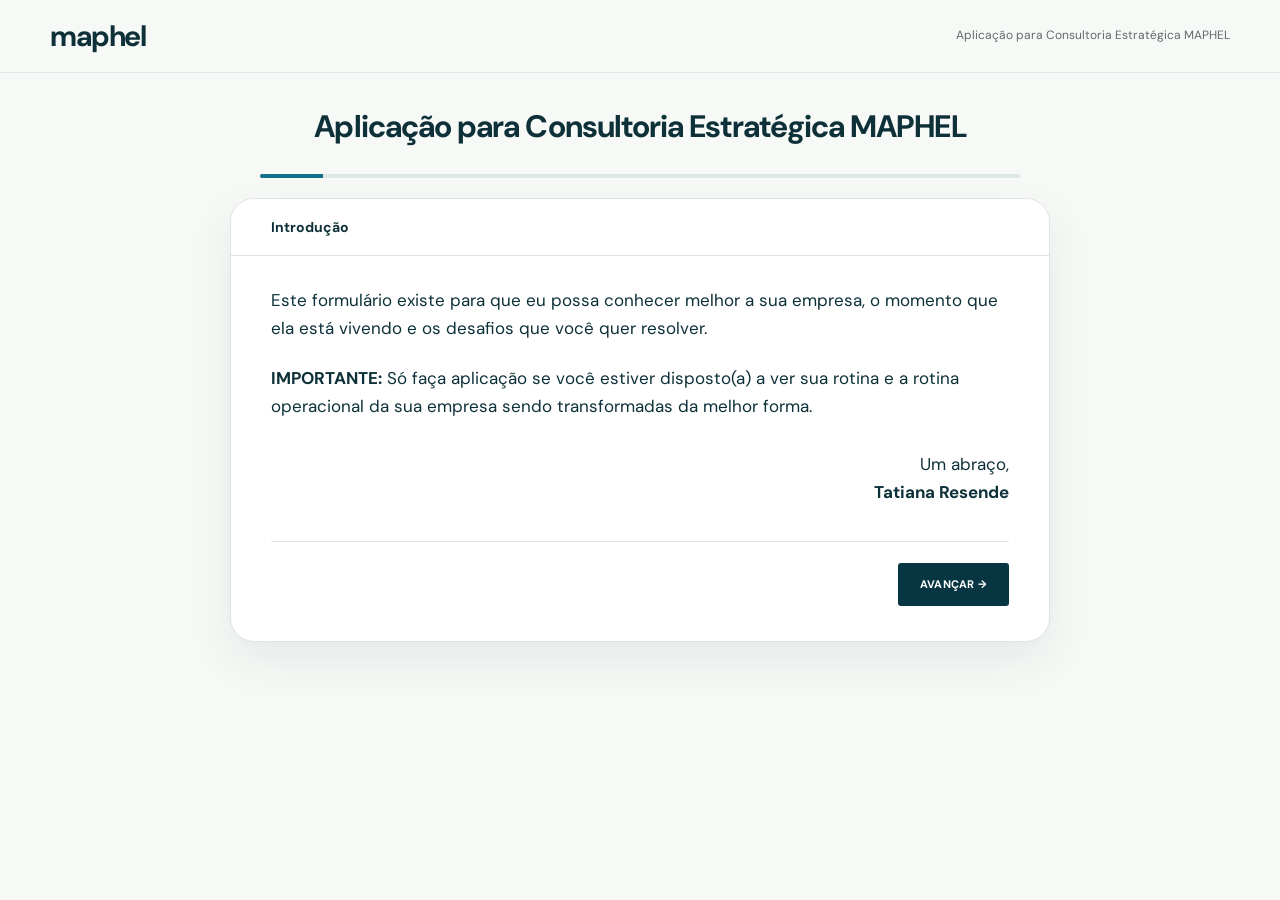
<file: formulario/index.html>
<!doctype html><html lang="pt-BR"><head>
<!-- Microsoft Clarity — MAPHEL (projeto z4sh1nla98) -->
<script type="text/javascript">
    (function(c,l,a,r,i,t,y){
        c[a]=c[a]||function(){(c[a].q=c[a].q||[]).push(arguments)};
        t=l.createElement(r);t.async=1;t.src="https://www.clarity.ms/tag/"+i;
        y=l.getElementsByTagName(r)[0];y.parentNode.insertBefore(t,y);
    })(window, document, "clarity", "script", "z4sh1nla98");
</script>
<!-- End Microsoft Clarity -->
<meta charset="utf-8"><meta name="viewport" content="width=device-width,initial-scale=1"><title>Aplicação | MAPHEL</title><link rel="stylesheet" href="/styles.css"><style>
/* Estilos exclusivos da introdução do formulário */
.intro-field p{font-size:17px;line-height:1.65;color:var(--ink);margin:0 0 22px}
.intro-field p strong{font-weight:700}
.intro-field .intro-signature{text-align:right;margin-top:30px;margin-bottom:0}
@media(max-width:600px){.intro-field p{font-size:15px}.intro-field .intro-signature{margin-top:24px}}
</style><!-- Meta Pixel Code -->
<script>
!function(f,b,e,v,n,t,s)
{if(f.fbq)return;n=f.fbq=function(){n.callMethod?
n.callMethod.apply(n,arguments):n.queue.push(arguments)};
if(!f._fbq)f._fbq=n;n.push=n;n.loaded=!0;n.version='2.0';
n.queue=[];t=b.createElement(e);t.async=!0;
t.src=v;s=b.getElementsByTagName(e)[0];
s.parentNode.insertBefore(t,s)}(window, document,'script',
'https://connect.facebook.net/en_US/fbevents.js');
fbq('init', '934694599048373');
fbq('track', 'PageView');
</script>
<noscript><img height="1" width="1" style="display:none"
src="https://www.facebook.com/tr?id=934694599048373&ev=PageView&noscript=1"
/></noscript>
<!-- End Meta Pixel Code -->
</head><body class="form-shell">
<header class="header"><div class="container nav"><a class="wordmark" href="/">maphel</a><div class="navlinks">Aplicação para Consultoria Estratégica MAPHEL</div></div></header>
<section class="form-hero"><div class="container"><div class="eyebrow">Formulário de aplicação</div><h1>Aplicação para Consultoria Estratégica MAPHEL</h1><div class="progress"><span id="progressBar"></span></div></div></section>
<form class="form-card" name="aplicacao-maphel" method="POST" action="/obrigado/" data-netlify="true" netlify-honeypot="bot-field" id="applicationForm"><input type="hidden" name="form-name" value="aplicacao-maphel"><input type="hidden" name="utm_source" value=""><input type="hidden" name="utm_medium" value=""><input type="hidden" name="utm_campaign" value=""><input type="hidden" name="utm_content" value=""><input type="hidden" name="utm_term" value=""><p hidden><label>Não preencher: <input name="bot-field"></label></p>
<section class="step active"><h2>Introdução</h2>
<div class="field intro-field">
  <p>Este formulário existe para que eu possa conhecer melhor a sua empresa, o momento que ela está vivendo e os desafios que você quer resolver.</p>
  <p><strong>IMPORTANTE:</strong> Só faça aplicação se você estiver disposto(a) a ver sua rotina e a rotina operacional da sua empresa sendo transformadas da melhor forma.</p>
  <p class="intro-signature">Um abraço,<br><strong>Tatiana Resende</strong></p>
</div></section>
<section class="step"><h2>1. Sobre a empresa</h2>
<div class="field"><label>Qual é o segmento da sua empresa?</label><input type="text" name="segmento" required></div>
<div class="field"><label>Há quanto tempo a sua empresa existe?</label><select name="tempo_empresa" required><option value="">Selecione</option><option>Menos de 1 ano</option><option>1 a 2 anos</option><option>3 a 5 anos</option><option>6 a 10 anos</option><option>Mais de 10 anos</option></select></div>
<div class="field"><label>Quantas unidades, filiais ou operações físicas a sua empresa possui hoje?</label><select name="quantidade_unidades" required><option value="">Selecione</option><option>Apenas 1</option><option>2 a 3</option><option>4 a 5</option><option>6 a 10</option><option>Mais de 10</option><option>Não se aplica ao meu modelo de negócio</option></select></div>
<div class="field"><label>Qual é o faturamento médio mensal da empresa atualmente?</label><select name="faturamento" required><option value="">Selecione</option><option>Até R$25 mil</option><option>R$25 mil a R$50 mil</option><option>R$50 mil a 100 mil</option><option>R$100 mil a 250 mil</option><option>R$250 mil a 500 mil</option><option>R$500 mil a R$1 milhão</option><option>Acima de R$1 milhão</option></select></div>
<div class="field"><label>Quantas pessoas trabalham hoje na sua operação, além de você?</label><select name="equipe" required><option value="">Selecione</option><option>Apenas eu</option><option>2 a 5</option><option>6 a 10</option><option>11 a 20</option><option>21 a 50</option><option>Mais de 50</option></select></div>
</section>
<section class="step"><h2>2. Momento da empresa</h2>
<div class="field"><label>Hoje, o que mais limita o próximo nível da sua empresa? Onde você acha que estão os maiores gargalos?</label><p class="form-note">Selecione até 3.</p><div class="options" id="gargalos"><label class="choice"><input type="checkbox" name="gargalos[]" value="Processos">Processos</label><label class="choice"><input type="checkbox" name="gargalos[]" value="Equipe">Equipe</label><label class="choice"><input type="checkbox" name="gargalos[]" value="Dificuldade de delegação">Dificuldade de delegação</label><label class="choice"><input type="checkbox" name="gargalos[]" value="Financeiro">Financeiro</label><label class="choice"><input type="checkbox" name="gargalos[]" value="Indicadores e gestão">Indicadores e gestão</label><label class="choice"><input type="checkbox" name="gargalos[]" value="Organização da operação">Organização da operação</label><label class="choice"><input type="checkbox" name="gargalos[]" value="Tomada de decisão">Tomada de decisão</label><label class="choice"><input type="checkbox" name="gargalos[]" value="Experiência do cliente">Experiência do cliente</label><label class="choice"><input type="checkbox" name="gargalos[]" value="Crescimento sem estrutura">Crescimento sem estrutura</label><label class="choice"><input type="checkbox" name="gargalos[]" value="Dependência excessiva do dono">Dependência excessiva do dono</label><label class="choice"><input type="checkbox" name="gargalos[]" value="Falta de clareza sobre prioridades">Falta de clareza sobre prioridades</label><label class="choice"><input type="checkbox" name="gargalos[]" value="Tecnologia e automação">Tecnologia e automação</label><label class="choice"><input type="checkbox" name="gargalos[]" value="Outro">Outro</label></div></div>
</section>
<section class="step"><h2>3. A dependência do dono</h2>
<div class="field"><label>Se você se afastasse completamente da empresa pelos próximos 30 dias, o que provavelmente aconteceria?</label><select name="afastamento" required><option value="">Selecione</option><option>A empresa seguiria normalmente.</option><option>Funcionaria, mas algumas decisões ficariam paradas.</option><option>Algumas áreas sentiriam bastante minha ausência.</option><option>É quase impossível até imaginar ficar 30 dias fora.</option></select></div>
</section>
<section class="step"><h2>4. Sobre você</h2>
<div class="field"><label>Você é a pessoa responsável pela decisão de contratar uma consultoria para a empresa?</label><select name="decisor" required><option value="">Selecione</option><option>Sim</option><option>Decido junto com outra pessoa</option><option>Não</option></select></div>
<div class="field"><label>Qual é o seu nome?</label><input type="text" name="nome" required></div>
<div class="field"><label>Qual é o seu melhor e-mail?</label><input type="email" name="email" required></div>
<div class="field"><label>Qual é o seu celular?</label><input type="tel" name="celular" required></div>
</section>
<div class="form-actions"><button type="button" class="btn secondary" id="prevBtn">← VOLTAR</button><button type="button" class="btn" id="nextBtn">AVANÇAR →</button><button type="submit" class="btn" id="submitBtn" style="display:none">FINALIZAR →</button></div></form>
<script src="/utm-tracking.js"></script><script src="/rastreio-formulario.js"></script><script src="/script.js"></script></body></html>
</file>
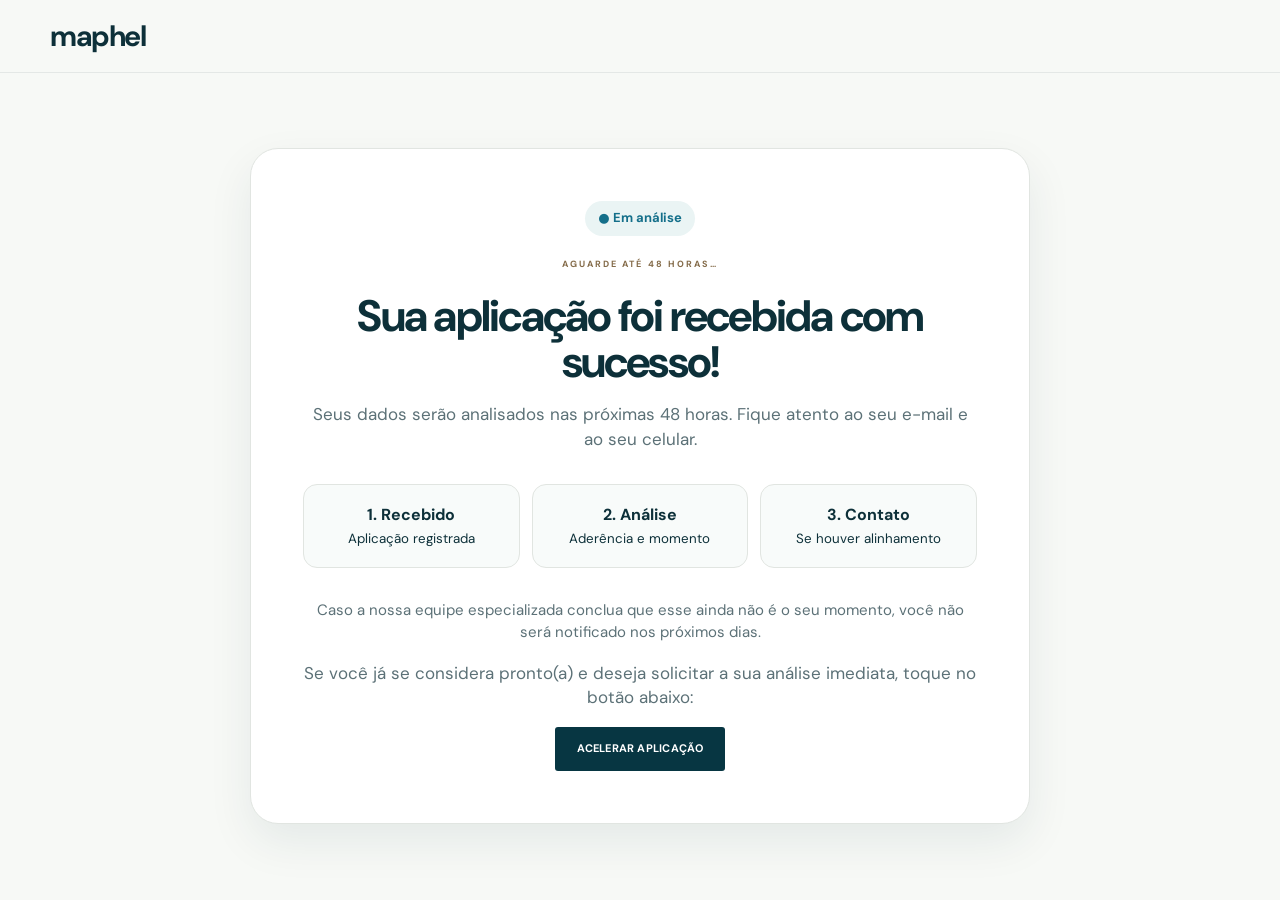
<file: obrigado/index.html>
<!doctype html><html lang="pt-BR"><head>
<!-- Microsoft Clarity — MAPHEL (projeto z4sh1nla98) -->
<script type="text/javascript">
    (function(c,l,a,r,i,t,y){
        c[a]=c[a]||function(){(c[a].q=c[a].q||[]).push(arguments)};
        t=l.createElement(r);t.async=1;t.src="https://www.clarity.ms/tag/"+i;
        y=l.getElementsByTagName(r)[0];y.parentNode.insertBefore(t,y);
    })(window, document, "clarity", "script", "z4sh1nla98");
</script>
<!-- End Microsoft Clarity -->
<meta charset="utf-8"><meta name="viewport" content="width=device-width,initial-scale=1"><title>Aplicação recebida | MAPHEL</title><link rel="stylesheet" href="/styles.css"><!-- Meta Pixel Code -->
<script>
!function(f,b,e,v,n,t,s)
{if(f.fbq)return;n=f.fbq=function(){n.callMethod?
n.callMethod.apply(n,arguments):n.queue.push(arguments)};
if(!f._fbq)f._fbq=n;n.push=n;n.loaded=!0;n.version='2.0';
n.queue=[];t=b.createElement(e);t.async=!0;
t.src=v;s=b.getElementsByTagName(e)[0];
s.parentNode.insertBefore(t,s)}(window, document,'script',
'https://connect.facebook.net/en_US/fbevents.js');
fbq('init', '934694599048373');
fbq('track', 'PageView');
</script>
<noscript><img height="1" width="1" style="display:none"
src="https://www.facebook.com/tr?id=934694599048373&ev=PageView&noscript=1"
/></noscript>
<!-- End Meta Pixel Code -->
</head><body><header class="header"><div class="container nav"><a class="wordmark" href="/">maphel</a></div></header><main class="thanks"><div class="thanks-card"><div class="status">● Em análise</div><div class="eyebrow" style="margin-top:22px">Aguarde até 48 horas…</div><h1>Sua aplicação foi recebida com sucesso!</h1><p>Seus dados serão analisados nas próximas 48 horas. Fique atento ao seu e-mail e ao seu celular.</p><div class="steps-mini"><div class="mini"><strong>1. Recebido</strong><br><small>Aplicação registrada</small></div><div class="mini"><strong>2. Análise</strong><br><small>Aderência e momento</small></div><div class="mini"><strong>3. Contato</strong><br><small>Se houver alinhamento</small></div></div><p style="font-size:15px">Caso a nossa equipe especializada conclua que esse ainda não é o seu momento, você não será notificado nos próximos dias.</p><p>Se você já se considera pronto(a) e deseja solicitar a sua análise imediata, toque no botão abaixo:</p><a class="btn" href="https://wa.me/5511924679401?text=Ol%C3%A1!%20Acabei%20de%20enviar%20minha%20aplica%C3%A7%C3%A3o%20para%20a%20Consultoria%20MAPHEL%20e%20gostaria%20de%20solicitar%20uma%20an%C3%A1lise%20imediata." target="_blank" rel="noopener noreferrer">ACELERAR APLICAÇÃO</a></div></main></body></html>
</file>
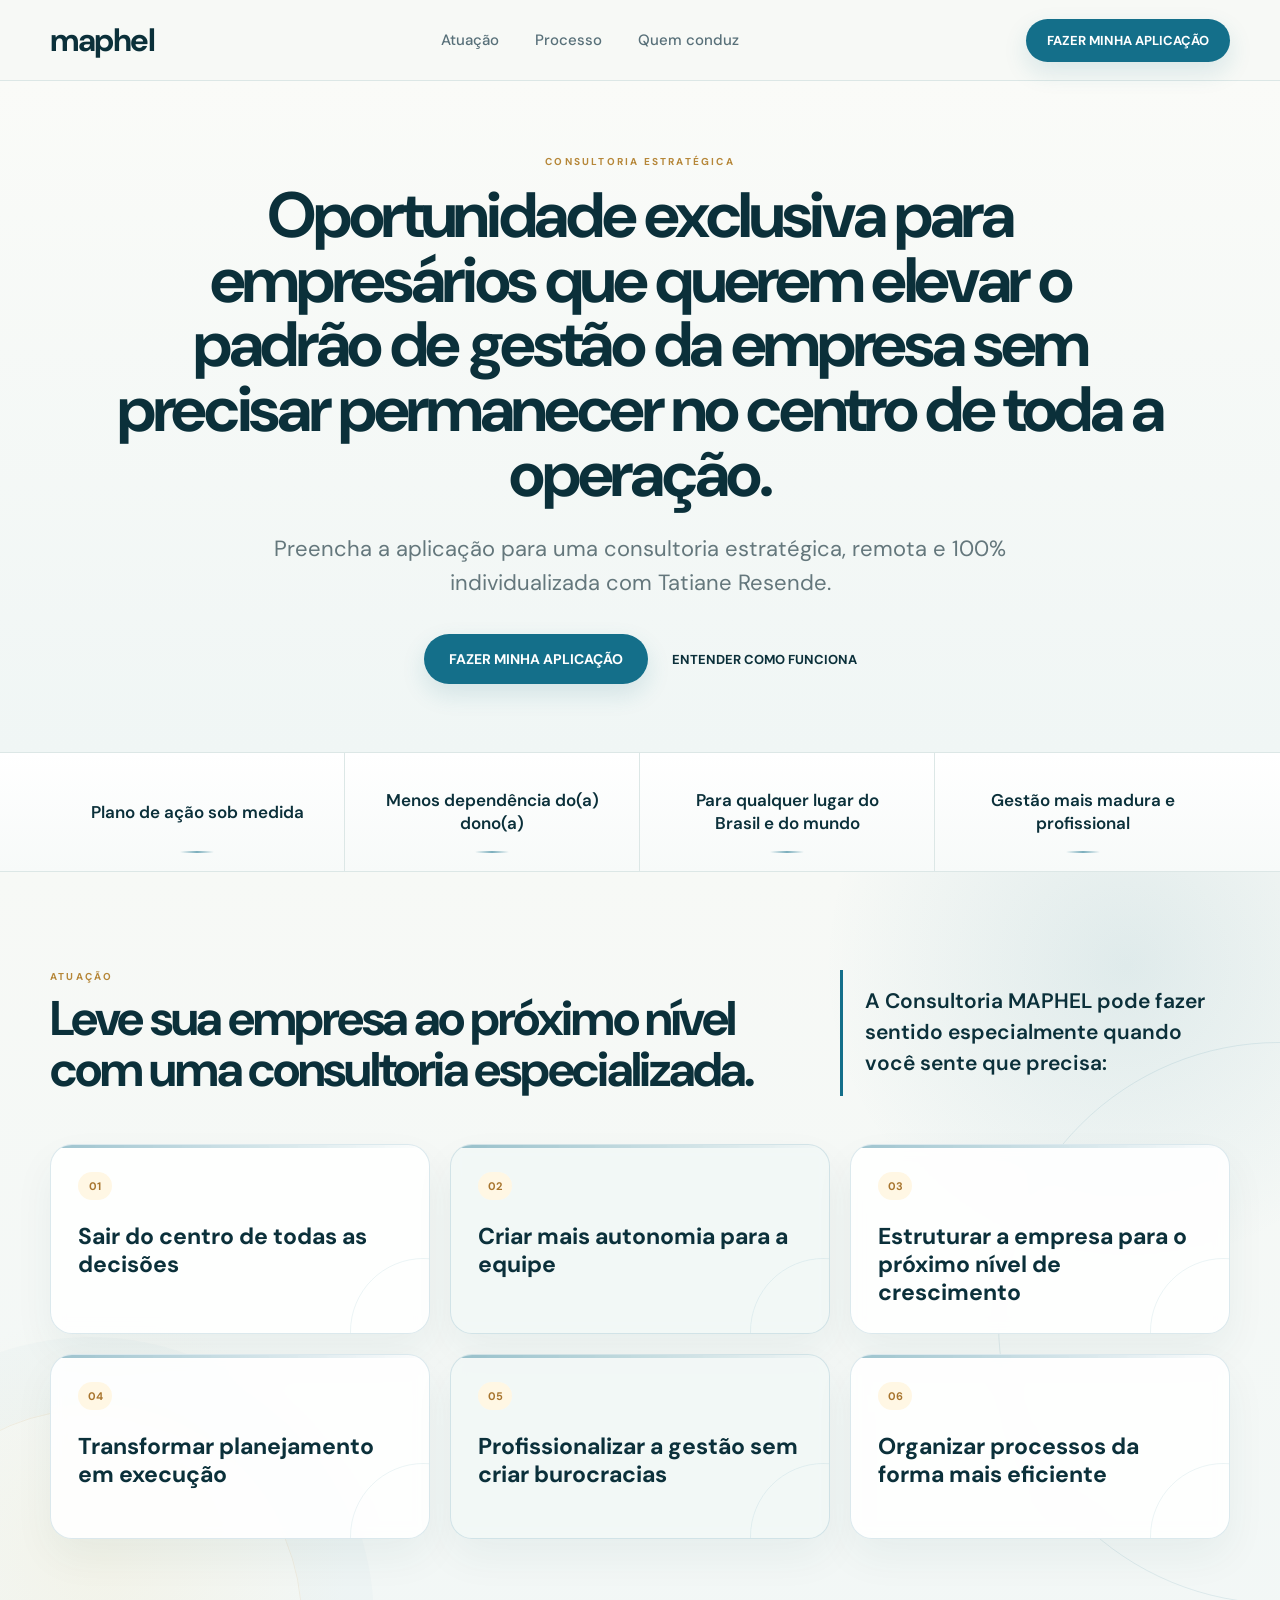
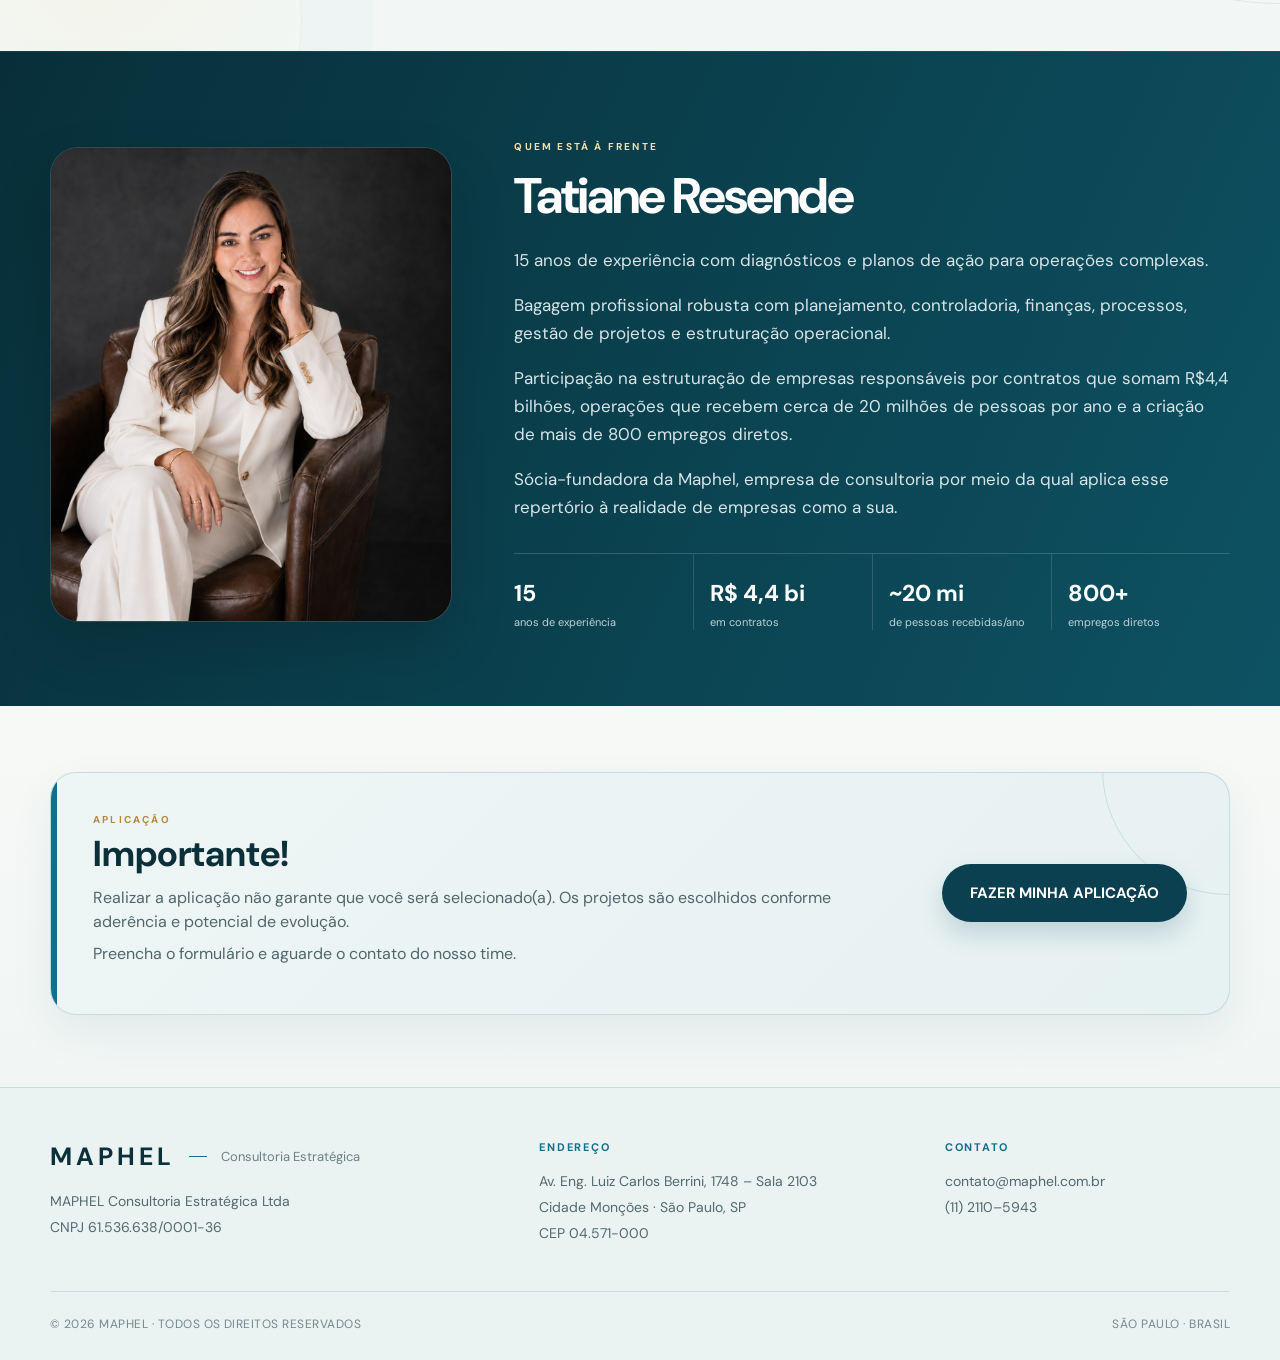
<file: preview-opcao-2/index.html>
<!doctype html>
<html lang="pt-BR">
<head>
<meta charset="utf-8">
<meta name="viewport" content="width=device-width,initial-scale=1">
<title>MAPHEL — Preview Opção 2</title>
<style>
@import url('https://fonts.googleapis.com/css2?family=DM+Sans:wght@400;500;600;700&display=swap');
:root{
  --blue:#146F8A;
  --blue2:#0F6077;
  --dark:#0B4050;
  --ink:#0B303A;
  --cream:#F7F9F6;
  --white:#FFFFFF;
  --gold:#F2E0AD;
  --gold-dark:#B68739;
  --line:#DCE7E6;
  --muted:#64777C;
}
*{box-sizing:border-box}
html{scroll-behavior:smooth}
body{margin:0;font-family:'DM Sans',sans-serif;background:var(--cream);color:var(--ink)}
a{text-decoration:none;color:inherit}
.wrap{width:min(1180px,calc(100% - 40px));margin:auto}
.top{
  position:sticky;top:0;z-index:30;
  background:rgba(247,249,246,.97);
  backdrop-filter:blur(12px);
  border-bottom:1px solid var(--line)
}
.nav{height:80px;display:flex;align-items:center;justify-content:space-between;gap:28px}
.brand{font-size:32px;font-weight:700;letter-spacing:-1.5px}
.nav nav{display:flex;gap:36px;font-size:15px;font-weight:500;color:#587079}
.nav nav a{transition:.2s}
.nav nav a:hover{color:var(--blue)}
.btn{
  display:inline-flex;align-items:center;justify-content:center;
  padding:16px 25px;border-radius:999px;
  background:var(--blue);color:#fff;
  font-size:14px;font-weight:700;
  box-shadow:0 10px 24px rgba(20,111,138,.14);
  transition:.2s
}
.btn:hover{transform:translateY(-2px);background:var(--blue2);box-shadow:0 14px 28px rgba(20,111,138,.2)}
.btn.small{padding:13px 21px;font-size:13px}
.link{font-size:13px;font-weight:700}
.kicker{font-size:10px;letter-spacing:.22em;font-weight:700;color:var(--gold-dark)}

/* HERO */
.hero{background:linear-gradient(180deg,#FAFBF8,#F0F6F5)}
.hero-centered{min-height:535px;display:flex;align-items:center;justify-content:center;text-align:center}
.hero-copy-center{max-width:1050px;margin:auto;padding:74px 0 68px}
.hero-copy-center h1{
  font-size:clamp(48px,5vw,72px);line-height:1.01;
  letter-spacing:-.052em;margin:16px auto 25px;max-width:1080px
}
.hero-copy-center p{
  font-size:22px;line-height:1.55;color:var(--muted);
  max-width:860px;margin:0 auto 34px
}
.actions{display:flex;gap:24px;align-items:center;justify-content:center;flex-wrap:wrap}

/* BENEFITS STRIP */
.quick{
  background:linear-gradient(180deg,#FFFFFF 0%,#F7FAF9 100%);
  border-top:1px solid var(--line);
  border-bottom:1px solid var(--line);
}
.quick-grid{
  display:grid;
  grid-template-columns:repeat(4,1fr);
  min-height:118px;
}
.quick-grid>div{
  position:relative;
  display:flex;
  align-items:center;
  justify-content:center;
  text-align:center;
  padding:30px 26px;
  border-right:1px solid var(--line);
}
.quick-grid>div:last-child{border-right:0}
.quick-grid>div:after{
  content:"";
  position:absolute;
  left:50%;
  bottom:18px;
  width:34px;
  height:2px;
  transform:translateX(-50%);
  border-radius:999px;
  background:linear-gradient(90deg,transparent,var(--blue),transparent);
  opacity:.55;
}
.quick strong{
  max-width:230px;
  font-size:17px;
  line-height:1.35;
  font-weight:600;
}

/* SEGUNDA DOBRA */
.section{
  position:relative;
  padding:98px 0 112px;
  background:
    radial-gradient(circle at 88% 12%,rgba(20,111,138,.10),transparent 23%),
    radial-gradient(circle at 8% 88%,rgba(242,224,173,.18),transparent 18%),
    linear-gradient(180deg,#F7F9F6 0%,#F2F7F6 100%);
  overflow:hidden;
}
.section:before{
  content:"";
  position:absolute;
  width:560px;
  height:560px;
  border:1px solid rgba(20,111,138,.10);
  border-radius:50%;
  right:-280px;
  top:170px;
}
.section:after{
  content:"";
  position:absolute;
  left:-120px;
  bottom:-180px;
  width:420px;
  height:420px;
  border-radius:50%;
  border:1px solid rgba(182,135,57,.10);
  box-shadow:0 0 0 72px rgba(20,111,138,.018);
}
.heading{
  position:relative;z-index:2;
  display:grid;grid-template-columns:1fr 390px;gap:70px;
  align-items:center;margin-bottom:48px
}
.heading h2{
  font-size:clamp(42px,3.8vw,56px);line-height:1.04;
  letter-spacing:-.046em;margin:11px 0 0;max-width:790px
}
.focus-text{
  font-size:21px;line-height:1.48;font-weight:600;
  color:var(--ink);margin:0;
  border-left:3px solid var(--blue);
  padding:16px 0 16px 22px
}
.need-cards{
  position:relative;z-index:2;
  display:grid;grid-template-columns:repeat(3,1fr);gap:20px
}
.need-cards article{
  min-height:185px;
  background:rgba(255,255,255,.88);
  backdrop-filter:blur(7px);
  border:1px solid rgba(20,111,138,.15);
  border-radius:22px;
  padding:27px;
  box-shadow:0 18px 42px rgba(11,64,80,.055);
  position:relative;
  overflow:hidden;
  transition:transform .28s ease,border-color .28s ease,box-shadow .28s ease,background .28s ease;
}
.need-cards article:before{
  content:"";
  position:absolute;
  top:0;
  left:0;
  right:0;
  height:3px;
  background:linear-gradient(90deg,var(--blue),rgba(20,111,138,0));
  opacity:.42;
}
.need-cards article:after{
  content:"";
  position:absolute;
  width:145px;
  height:145px;
  border:1px solid rgba(20,111,138,.08);
  border-radius:50%;
  right:-68px;
  bottom:-72px;
  transition:transform .35s ease;
}
.need-cards article:nth-child(2),
.need-cards article:nth-child(5){background:rgba(242,248,247,.9)}
.need-cards article:hover{
  transform:translateY(-6px);
  border-color:rgba(20,111,138,.34);
  background:#fff;
  box-shadow:0 24px 54px rgba(11,64,80,.105);
}
.need-cards article:hover:after{transform:scale(1.12)}
.need-cards span{
  display:inline-flex;align-items:center;justify-content:center;
  min-width:34px;height:28px;padding:0 9px;
  border-radius:999px;background:#FFF7E4;
  color:#A8752E;font-size:11px;font-weight:700;margin-bottom:22px
}
.need-cards h3{font-size:23px;line-height:1.22;margin:0;max-width:335px}

/* TATIANE — TRANSIÇÃO DIRETA DA DOBRA CLARA */
.tatiane{
  padding:88px 0 76px;
  background:linear-gradient(115deg,#082F39,#0D5263);
  color:#fff;
  border-top:1px solid rgba(255,255,255,.04)
}
.tatiane-grid{display:grid;grid-template-columns:.72fr 1.28fr;gap:62px;align-items:center}
.photo{
  height:475px;border-radius:28px;overflow:hidden;
  background:#12323B;border:1px solid rgba(255,255,255,.12);
  box-shadow:0 24px 55px rgba(0,0,0,.15)
}
.photo img{width:100%;height:100%;object-fit:cover;object-position:center 28%}
.tatiane .kicker{color:var(--gold)}
.tatiane h2{font-size:50px;letter-spacing:-.04em;margin:10px 0 16px}
.tatiane p{font-size:17px;line-height:1.65;color:#D7E5E8;max-width:735px}
.numbers{display:grid;grid-template-columns:repeat(4,1fr);border-top:1px solid rgba(255,255,255,.16);margin-top:32px}
.numbers>div{padding:24px 16px 0 0}
.numbers>div+div{padding-left:16px;border-left:1px solid rgba(255,255,255,.14)}
.numbers strong,.numbers small{display:block}
.numbers strong{font-size:23px;color:#fff}
.numbers small{font-size:11px;color:#BCD2D6;margin-top:7px;line-height:1.35}

/* IMPORTANTE */
.cta{
  padding:66px 0 72px;
  background:linear-gradient(180deg,#F7F9F6 0%,#F1F6F5 100%);
}
.cta-box{
  position:relative;
  overflow:hidden;
  display:grid;
  grid-template-columns:1fr auto;
  align-items:center;
  gap:48px;
  background:linear-gradient(135deg,#EEF6F5 0%,#E6F1F2 100%);
  border:1px solid rgba(20,111,138,.18);
  border-radius:26px;
  padding:40px 42px;
  box-shadow:0 18px 44px rgba(11,64,80,.07);
}
.cta-box:before{
  content:"";
  position:absolute;
  left:0;
  top:0;
  width:6px;
  height:100%;
  background:var(--blue);
}
.cta-box:after{
  content:"";
  position:absolute;
  width:250px;
  height:250px;
  border:1px solid rgba(20,111,138,.16);
  border-radius:50%;
  right:-125px;
  top:-130px;
}
.cta-copy{position:relative;z-index:2}
.cta h2{font-size:36px;line-height:1.1;margin:8px 0 12px}
.cta p{font-size:16px;line-height:1.55;color:#51666B;max-width:790px;margin:7px 0}
.cta .btn{
  position:relative;z-index:2;
  min-width:245px;min-height:58px;
  font-size:15px;background:var(--dark);
  box-shadow:0 12px 26px rgba(11,64,80,.18)
}

/* FOOTER */
.foot{
  background:#EAF2F2;
  color:#536A70;
  border-top:1px solid rgba(20,111,138,.16);
  padding:52px 0 28px;
}
.footer-main{
  display:grid;grid-template-columns:1.25fr 1fr .85fr;
  gap:70px;padding-bottom:42px
}
.footer-brandline{display:flex;align-items:center;gap:14px;margin-bottom:18px}
.footer-brandline strong{font-size:25px;letter-spacing:.16em;color:var(--ink)}
.footer-brandline span{width:18px;height:1px;background:var(--blue)}
.footer-brandline small{font-size:13px;color:#6C8186}
.foot h4{
  margin:0 0 17px;font-size:11px;letter-spacing:.16em;
  text-transform:uppercase;color:var(--blue);
}
.foot p{margin:5px 0;font-size:14px;line-height:1.5}
.footer-bottom{
  display:flex;justify-content:space-between;gap:24px;
  padding-top:24px;border-top:1px solid rgba(20,111,138,.16);
  font-size:12px;letter-spacing:.04em;color:#73888D;
}

@media(max-width:900px){
  .nav nav{display:none}
  .heading{grid-template-columns:1fr;gap:24px}
  .need-cards{grid-template-columns:1fr 1fr}
  .tatiane-grid{grid-template-columns:1fr}
  .photo{height:520px;max-width:520px}
  .cta-box{grid-template-columns:1fr}
  .footer-main{grid-template-columns:1fr 1fr}
}
@media(max-width:620px){
  .wrap{width:min(100% - 28px,1180px)}
  .nav{height:70px}
  .brand{font-size:27px}
  .nav .btn{font-size:11px;padding:11px 13px}
  .hero-centered{min-height:auto}
  .hero-copy-center{padding:48px 0 44px}
  .hero-copy-center h1{font-size:39px;line-height:1.04}
  .hero-copy-center p{font-size:18px}
  .actions{flex-direction:column}
  .quick-grid{grid-template-columns:1fr}
  .quick-grid>div{padding:22px 0;border-right:0;border-bottom:1px solid var(--line)}
  .quick strong{font-size:17px}
  .section{padding:62px 0 70px}
  .heading h2{font-size:37px}
  .focus-text{font-size:18px}
  .need-cards{grid-template-columns:1fr}
  .need-cards article{min-height:145px}
  .need-cards h3{font-size:21px}
  .tatiane{padding:62px 0}
  .photo{height:420px}
  .tatiane h2{font-size:40px}
  .tatiane p{font-size:16px}
  .numbers{grid-template-columns:1fr 1fr}
  .numbers>div:nth-child(3){border-left:0;padding-left:0}
  .cta{padding:48px 0}
  .cta-box{padding:28px 22px}
  .cta h2{font-size:30px}
  .cta .btn{width:100%;min-width:0}
  .footer-main{grid-template-columns:1fr;gap:30px}
  .footer-bottom{flex-direction:column}
}
</style>
</head>
<body>
<header class="top">
  <div class="wrap nav">
    <a class="brand" href="#">maphel</a>
    <nav>
      <a href="#atuacao">Atuação</a>
      <a href="#atuacao">Processo</a>
      <a href="#tatiane">Quem conduz</a>
    </nav>
    <a class="btn small" href="/formulario/">FAZER MINHA APLICAÇÃO</a>
  </div>
</header>

<main>
  <section class="hero">
    <div class="wrap hero-centered">
      <div class="hero-copy-center">
        <div class="kicker">CONSULTORIA ESTRATÉGICA</div>
        <h1>Oportunidade exclusiva para empresários que querem elevar o padrão de gestão da empresa sem precisar permanecer no centro de toda a operação.</h1>
        <p>Preencha a aplicação para uma consultoria estratégica, remota e 100% individualizada com Tatiane Resende.</p>
        <div class="actions">
          <a class="btn" href="/formulario/">FAZER MINHA APLICAÇÃO</a>
          <a class="link" href="#atuacao">ENTENDER COMO FUNCIONA</a>
        </div>
      </div>
    </div>
  </section>

  <section class="quick">
    <div class="wrap quick-grid">
      <div><strong>Plano de ação sob medida</strong></div>
      <div><strong>Menos dependência do(a) dono(a)</strong></div>
      <div><strong>Para qualquer lugar do Brasil e do mundo</strong></div>
      <div><strong>Gestão mais madura e profissional</strong></div>
    </div>
  </section>

  <section class="section" id="atuacao">
    <div class="wrap">
      <div class="heading">
        <div>
          <div class="kicker">ATUAÇÃO</div>
          <h2>Leve sua empresa ao próximo nível com uma consultoria especializada.</h2>
        </div>
        <p class="focus-text">A Consultoria MAPHEL pode fazer sentido especialmente quando você sente que precisa:</p>
      </div>

      <div class="need-cards">
        <article><span>01</span><h3>Sair do centro de todas as decisões</h3></article>
        <article><span>02</span><h3>Criar mais autonomia para a equipe</h3></article>
        <article><span>03</span><h3>Estruturar a empresa para o próximo nível de crescimento</h3></article>
        <article><span>04</span><h3>Transformar planejamento em execução</h3></article>
        <article><span>05</span><h3>Profissionalizar a gestão sem criar burocracias</h3></article>
        <article><span>06</span><h3>Organizar processos da forma mais eficiente</h3></article>
      </div>
    </div>
  </section>

  <section class="tatiane" id="tatiane">
    <div class="wrap tatiane-grid">
      <div class="photo"><img src="/assets/tatiane-resende.png" alt="Tatiane Resende"></div>
      <div>
        <div class="kicker">QUEM ESTÁ À FRENTE</div>
        <h2>Tatiane Resende</h2>
        <p>15 anos de experiência com diagnósticos e planos de ação para operações complexas.</p>
        <p>Bagagem profissional robusta com planejamento, controladoria, finanças, processos, gestão de projetos e estruturação operacional.</p>
        <p>Participação na estruturação de empresas responsáveis por contratos que somam R$4,4 bilhões, operações que recebem cerca de 20 milhões de pessoas por ano e a criação de mais de 800 empregos diretos.</p>
        <p>Sócia-fundadora da Maphel, empresa de consultoria por meio da qual aplica esse repertório à realidade de empresas como a sua.</p>
        <div class="numbers">
          <div><strong>15</strong><small>anos de experiência</small></div>
          <div><strong>R$ 4,4 bi</strong><small>em contratos</small></div>
          <div><strong>~20 mi</strong><small>de pessoas recebidas/ano</small></div>
          <div><strong>800+</strong><small>empregos diretos</small></div>
        </div>
      </div>
    </div>
  </section>

  <section class="cta">
    <div class="wrap cta-box">
      <div class="cta-copy">
        <div class="kicker">APLICAÇÃO</div>
        <h2>Importante!</h2>
        <p>Realizar a aplicação não garante que você será selecionado(a). Os projetos são escolhidos conforme aderência e potencial de evolução.</p>
        <p>Preencha o formulário e aguarde o contato do nosso time.</p>
      </div>
      <a class="btn" href="/formulario/">FAZER MINHA APLICAÇÃO</a>
    </div>
  </section>
</main>

<footer class="foot">
  <div class="wrap">
    <div class="footer-main">
      <div>
        <div class="footer-brandline"><strong>MAPHEL</strong><span></span><small>Consultoria Estratégica</small></div>
        <p>MAPHEL Consultoria Estratégica Ltda</p>
        <p>CNPJ 61.536.638/0001-36</p>
      </div>
      <div>
        <h4>Endereço</h4>
        <p>Av. Eng. Luiz Carlos Berrini, 1748 – Sala 2103</p>
        <p>Cidade Monções · São Paulo, SP</p>
        <p>CEP 04.571-000</p>
      </div>
      <div>
        <h4>Contato</h4>
        <p>contato@maphel.com.br</p>
        <p>(11) 2110–5943</p>
      </div>
    </div>
    <div class="footer-bottom">
      <span>© 2026 MAPHEL · TODOS OS DIREITOS RESERVADOS</span>
      <span>SÃO PAULO · BRASIL</span>
    </div>
  </div>
</footer>
</body>
</html>
</file>
<file: styles.css>
@import url('https://fonts.googleapis.com/css2?family=DM+Sans:wght@400;500;600;700&display=swap');
:root{
  --petrol:#146F8A;
  --petrol-dark:#0B4050;
  --navy:#073642;
  --cream:#F7F9F6;
  --gold:#F2E0AD;
  --ink:#0D3039;
  --muted:#66777B;
  --line:#E1E5E1;
  --white:#FFFFFF;
  --shadow:0 18px 45px rgba(10,50,58,.08);
}
*{box-sizing:border-box}
html{scroll-behavior:smooth}
body{margin:0;font-family:'DM Sans',system-ui,sans-serif;background:var(--cream);color:var(--ink);line-height:1.45}
a{text-decoration:none;color:inherit}
button,input,select,textarea{font:inherit}
.container{width:min(1180px,calc(100% - 40px));margin:auto}
.header{position:sticky;top:0;z-index:50;background:rgba(247,249,246,.97);backdrop-filter:blur(14px);border-bottom:1px solid rgba(13,48,57,.08)}
.nav{height:72px;display:flex;align-items:center;justify-content:space-between;gap:24px}
.wordmark{font-size:29px;font-weight:700;letter-spacing:-1.5px}
.navlinks{display:flex;gap:28px;align-items:center;font-size:12px;color:#626A6A}
.navlinks a:hover{color:var(--petrol)}
.btn{display:inline-flex;align-items:center;justify-content:center;border:0;border-radius:3px;padding:14px 22px;background:var(--navy);color:#fff;font-weight:700;font-size:11px;letter-spacing:.02em;cursor:pointer;transition:.2s ease}
.btn:hover{transform:translateY(-1px);box-shadow:0 10px 24px rgba(7,54,66,.16)}
.btn-small{padding:12px 18px}
.text-link{font-size:11px;font-weight:700;letter-spacing:.04em;color:var(--ink)}
.text-link:hover{color:var(--petrol)}
.eyebrow{font-size:9px;letter-spacing:.23em;text-transform:uppercase;font-weight:700;color:#846B49}
.eyebrow.light{color:var(--gold)}

.lp-hero{background:#F8F7F2;border-bottom:1px solid #E7E4DB;overflow:hidden}
.lp-hero-grid{display:grid;grid-template-columns:1fr .78fr;min-height:455px}
.lp-hero-copy{padding:72px 54px 70px 0;display:flex;flex-direction:column;justify-content:center}
.lp-hero h1{font-size:clamp(42px,4vw,58px);line-height:.98;letter-spacing:-.045em;margin:14px 0 20px;max-width:610px}
.lp-hero p{max-width:520px;color:#5D6869;font-size:15px;margin:0 0 28px}
.hero-actions{display:flex;align-items:center;gap:24px;flex-wrap:wrap}
.lp-hero-art{position:relative;overflow:hidden;background:linear-gradient(180deg,#EFEDE6 0%,#F8F7F2 100%)}
.lp-hero-art:after{content:"";position:absolute;inset:0;background:linear-gradient(90deg,rgba(255,255,255,.35),transparent 38%)}
.arc{position:absolute;border:1px solid rgba(178,131,57,.65);border-radius:50%}
.arc-a{width:510px;height:510px;left:-145px;bottom:-260px}
.arc-b{width:680px;height:680px;left:-230px;bottom:-355px;border-color:rgba(178,131,57,.38)}
.building{position:absolute;bottom:0;background:linear-gradient(150deg,#F3F0E9 0 44%,#CFCAC0 45% 54%,#9D958A 55% 100%);border-left:1px solid rgba(13,48,57,.08);box-shadow:inset 0 0 0 1px rgba(255,255,255,.18)}
.building:before{content:"";position:absolute;inset:0;background:repeating-linear-gradient(90deg,transparent 0 28px,rgba(13,48,57,.15) 29px 30px),repeating-linear-gradient(0deg,transparent 0 34px,rgba(13,48,57,.12) 35px 36px)}
.building-one{right:132px;width:150px;height:250px;clip-path:polygon(0 30%,100% 0,100% 100%,0 100%)}
.building-two{right:0;width:170px;height:360px;clip-path:polygon(0 23%,100% 5%,100% 100%,0 100%);filter:brightness(.72)}
.building-three{right:72px;width:118px;height:205px;opacity:.72;clip-path:polygon(0 42%,100% 18%,100% 100%,0 100%)}

.service-strip{background:#FBFAF6;border-bottom:1px solid #E7E4DB}
.service-grid{display:grid;grid-template-columns:repeat(4,1fr)}
.service-item{display:flex;align-items:center;gap:13px;padding:22px 22px;border-right:1px solid #E7E4DB}
.service-item:last-child{border-right:0}
.service-icon{width:34px;height:34px;border:1px solid #C99D5D;border-radius:50%;display:grid;place-items:center;color:#A97736;font-size:15px;flex:none}
.service-item strong,.service-item small{display:block}
.service-item strong{font-size:12px}.service-item small{font-size:10px;color:#6E7778;margin-top:2px}

.lp-acting{background:#F8F7F2;border-bottom:1px solid #E7E4DB}
.lp-acting-grid{display:grid;grid-template-columns:.85fr 1.15fr;min-height:360px}
.lp-acting-copy{padding:58px 62px 58px 0;display:flex;flex-direction:column;justify-content:center}
.lp-acting h2{font-size:37px;line-height:1.05;letter-spacing:-.04em;margin:12px 0 16px;max-width:420px}
.lp-acting p{color:#5F6C6E;font-size:14px;max-width:450px;margin:0 0 22px}
.lp-architecture{position:relative;overflow:hidden;background:#E9E4D9}
.shadow-plane{position:absolute;background:linear-gradient(135deg,#EDE9E1,#CFC7BA);box-shadow:0 18px 45px rgba(30,30,20,.08)}
.p1{width:52%;height:110%;left:4%;top:-8%;transform:skewY(-9deg);background:linear-gradient(120deg,#F3EFE7 0 48%,#C7BDAE 49% 100%)}
.p2{width:35%;height:100%;right:12%;top:0;background:linear-gradient(90deg,#D1C7B9,#F3EFE8)}
.p3{width:40%;height:55%;right:-8%;bottom:-8%;transform:rotate(-8deg);background:linear-gradient(145deg,#BDB3A6,#EDE8DF)}

.lp-authority{background:linear-gradient(115deg,#082E38,#0B4958);color:#fff;padding-top:52px}
.authority-top{display:grid;grid-template-columns:1.3fr .7fr;align-items:end;min-height:330px}
.authority-copy{padding:0 46px 44px 0}
.authority-copy h2{font-size:36px;letter-spacing:-.04em;margin:8px 0 14px}
.authority-copy p{max-width:590px;color:#D4E3E6;font-size:14px;margin:0 0 24px}
.light-link{color:#fff}
.authority-photo{height:310px;overflow:hidden;align-self:end}
.authority-photo img{width:100%;height:100%;object-fit:cover;object-position:center 23%;display:block;filter:saturate(.95)}
.authority-stats{display:grid;grid-template-columns:repeat(4,1fr);border-top:1px solid rgba(255,255,255,.16)}
.authority-stats>div{padding:21px 24px 25px 0}
.authority-stats>div+div{padding-left:24px;border-left:1px solid rgba(255,255,255,.14)}
.authority-stats strong{display:block;font-size:23px;color:#fff;line-height:1}
.authority-stats small{display:block;font-size:10px;color:#C8DADC;margin-top:7px}

.lp-next{background:#F8F7F2;padding:42px 0 48px;position:relative;overflow:hidden}
.lp-next:after{content:"";position:absolute;width:440px;height:440px;border:1px solid rgba(178,131,57,.26);border-radius:50%;right:-180px;bottom:-300px}
.lp-next-grid{position:relative;z-index:1;display:flex;align-items:center;justify-content:space-between;gap:40px}
.lp-next h2{font-size:25px;line-height:1.15;max-width:620px;margin:8px 0 0}
.dark-btn{background:var(--navy)}
.footer{background:#F3F1EA;color:#5E686A;padding:28px 0;border-top:1px solid #E1DED5}
.footer-grid{display:flex;justify-content:space-between;gap:28px;align-items:flex-start}
.footer small{font-size:11px}

@media(max-width:900px){
  .navlinks{display:none}
  .lp-hero-grid,.lp-acting-grid,.authority-top{grid-template-columns:1fr}
  .lp-hero-copy{padding:58px 0 42px}
  .lp-hero-art{min-height:360px}
  .service-grid{grid-template-columns:1fr 1fr}
  .service-item:nth-child(2){border-right:0}
  .lp-acting-copy{padding:52px 0 36px}
  .lp-architecture{min-height:340px}
  .authority-copy{padding:0 0 34px}
  .authority-photo{height:420px;max-width:520px}
  .authority-stats{grid-template-columns:1fr 1fr}
  .lp-next-grid{flex-direction:column;align-items:flex-start}
}
@media(max-width:620px){
  .container{width:min(100% - 28px,1180px)}
  .nav{height:66px}
  .wordmark{font-size:25px}
  .nav .btn{font-size:10px;padding:10px 12px}
  .lp-hero h1{font-size:39px}
  .lp-hero p{font-size:15px}
  .lp-hero-art{min-height:300px}
  .building-one{right:98px;width:125px;height:210px}
  .building-two{width:135px;height:285px}
  .building-three{right:58px;width:95px;height:175px}
  .service-grid{grid-template-columns:1fr}
  .service-item{border-right:0;border-bottom:1px solid #E7E4DB}
  .lp-acting h2{font-size:32px}
  .authority-stats{grid-template-columns:1fr 1fr}
  .authority-stats>div:nth-child(3){border-left:0;padding-left:0}
  .authority-photo{height:360px}
  .lp-next h2{font-size:23px}
  .footer-grid{flex-direction:column}
}


/* FORMULÁRIO */
.form-shell{min-height:100vh;background:var(--cream)}
.form-shell .header{position:relative}
.form-shell .navlinks{font-size:12px}
.form-hero{padding:32px 0 20px;text-align:center}
.form-hero .eyebrow{display:none}
.form-hero h1{font-size:31px;letter-spacing:-.03em;margin:0 0 8px}
.form-hero p{font-size:14px;color:var(--muted);max-width:650px;margin:0 auto}
.progress{width:min(760px,calc(100% - 40px));height:4px;background:#DDE7E6;border-radius:999px;margin:24px auto 0;overflow:hidden}
.progress>span{display:block;width:0;height:100%;background:var(--petrol);transition:.3s}
.form-card{width:min(820px,calc(100% - 32px));margin:0 auto 56px;background:#fff;border:1px solid var(--line);border-radius:24px;box-shadow:var(--shadow);padding:0 40px 34px;overflow:hidden;min-height:430px}
.form-progress-meta{display:flex;align-items:center;justify-content:space-between;gap:20px;margin:0 -40px 30px;padding:18px 40px;border-bottom:1px solid var(--line);background:#fff}
.form-progress-meta span{font-size:10px;font-weight:700;letter-spacing:.16em;text-transform:uppercase;color:var(--petrol)}
.form-progress-meta strong{font-size:14px}
.step{display:block}
.step>h2{display:none}
.field{display:none}
.field.question-current{display:block;animation:questionIn .28s ease}
@keyframes questionIn{from{opacity:0;transform:translateY(8px)}to{opacity:1;transform:none}}
.question-block{padding:0;border:0;margin:0}
.question-block>label{display:block;font-size:26px!important;line-height:1.2;letter-spacing:-.03em;font-weight:700;color:var(--ink);margin:0 0 24px}
.question-block>label:before{display:none!important}
.field input:not([type="radio"]):not([type="checkbox"]),.field select,.field textarea{width:100%;min-height:54px;border:1px solid #CBDAD8;border-radius:12px;background:#FCFEFD;padding:14px 15px;color:var(--ink);transition:.2s}
.field textarea{min-height:130px;resize:vertical}
.field input:focus,.field select:focus,.field textarea:focus{outline:none;border-color:var(--petrol);box-shadow:0 0 0 4px rgba(20,111,138,.08);background:#fff}
.options{display:grid;gap:10px}
.choice{position:relative;display:flex;align-items:center;gap:13px;min-height:58px;padding:14px 16px;border:1px solid #D4E0DF;border-radius:12px;background:#FBFDFC;cursor:pointer;transition:.18s}
.choice:hover{border-color:rgba(20,111,138,.45);background:#F3F8F7}
.choice input[type="radio"],.choice input[type="checkbox"]{appearance:none;-webkit-appearance:none;width:20px!important;height:20px!important;min-width:20px;margin:0!important;border:1.8px solid #9FB5B9!important;background:#fff!important;display:grid;place-items:center;cursor:pointer}
.choice input[type="radio"]{border-radius:50%}
.choice input[type="checkbox"]{border-radius:5px}
.choice input[type="radio"]:before{content:"";width:9px;height:9px;border-radius:50%;background:var(--petrol);transform:scale(0);transition:.15s}
.choice input[type="checkbox"]:before{content:"✓";color:#fff;font-size:13px;font-weight:700;line-height:1;transform:scale(0)}
.choice input:checked{border-color:var(--petrol)!important}
.choice input[type="checkbox"]:checked{background:var(--petrol)!important}
.choice input:checked:before{transform:scale(1)}
.choice.selected{border-color:var(--petrol);background:#EEF7F6}
.choice.selected:after{content:"✓";margin-left:auto;width:22px;height:22px;border-radius:50%;display:grid;place-items:center;background:var(--petrol);color:white;font-size:12px;font-weight:700}
.choice-grid{grid-template-columns:repeat(2,minmax(0,1fr))}
.choice-grid .choice{font-size:14px}
.selection-counter{display:inline-flex;margin:0 0 12px;padding:6px 10px;border-radius:999px;background:#EEF6F5;color:var(--petrol);font-size:11px;font-weight:700}
.choice-disabled{opacity:.38;pointer-events:none}
.field-error{padding:14px;border-radius:14px;background:#FFF7F5}
.form-actions{display:flex;align-items:center;justify-content:space-between;gap:12px;margin-top:34px;padding-top:20px;border-top:1px solid var(--line)}
.form-actions .secondary{background:transparent;color:var(--ink);border:1px solid var(--line);box-shadow:none}
.form-note{font-size:13px;color:#718489}

/* OBRIGADO */
.thanks{min-height:calc(100vh - 74px);display:grid;place-items:center;padding:48px 20px;background:var(--cream)}
.thanks-card{width:min(780px,100%);background:white;border:1px solid var(--line);border-radius:28px;box-shadow:var(--shadow);padding:52px;text-align:center}
.status{display:inline-flex;align-items:center;padding:8px 13px;background:#EAF4F4;border-radius:999px;color:var(--petrol);font-weight:700;font-size:13px}
.thanks h1{font-size:44px;line-height:1.05;letter-spacing:-.04em;margin:22px 0 15px}
.thanks p{color:#5C7177;font-size:17px}
.steps-mini{display:grid;grid-template-columns:repeat(3,1fr);gap:12px;margin:32px 0}
.mini{position:relative;overflow:hidden;padding:18px;border:1px solid var(--line);border-radius:14px;background:#F8FBFA}
.mini:after{content:"";position:absolute;inset:0;background:linear-gradient(110deg,transparent 25%,rgba(20,111,138,.10) 50%,transparent 75%);transform:translateX(-120%)}
.mini:nth-child(1){animation:stageOne 4.8s ease-in-out infinite}
.mini:nth-child(2){animation:stageTwo 4.8s ease-in-out infinite}
.mini:nth-child(3){animation:stageThree 4.8s ease-in-out infinite}
.mini:nth-child(1):after{animation:sweep 4.8s ease-in-out infinite}
.mini:nth-child(2):after{animation:sweep 4.8s ease-in-out infinite 1.55s}
.mini:nth-child(3):after{animation:sweep 4.8s ease-in-out infinite 3.1s}
@keyframes stageOne{0%,26%{transform:translateY(-4px);border-color:var(--petrol);background:#EEF8F7;box-shadow:0 10px 28px rgba(20,111,138,.13)}34%,100%{transform:none;border-color:var(--line);background:#F8FBFA;box-shadow:none}}
@keyframes stageTwo{0%,30%{transform:none;border-color:var(--line);background:#F8FBFA;box-shadow:none}34%,59%{transform:translateY(-4px);border-color:var(--petrol);background:#EEF8F7;box-shadow:0 10px 28px rgba(20,111,138,.13)}67%,100%{transform:none;border-color:var(--line);background:#F8FBFA;box-shadow:none}}
@keyframes stageThree{0%,63%{transform:none;border-color:var(--line);background:#F8FBFA;box-shadow:none}67%,92%{transform:translateY(-4px);border-color:#B1873D;background:#FFF9EA;box-shadow:0 10px 28px rgba(177,135,61,.13)}100%{transform:none;border-color:var(--line);background:#F8FBFA;box-shadow:none}}
@keyframes sweep{0%,15%{transform:translateX(-120%)}28%{transform:translateX(120%)}100%{transform:translateX(120%)}}

@media(max-width:900px){
  .navlinks{display:none}
  .hero-grid{grid-template-columns:1fr}
  .hero-copy{padding:34px 0 42px}
  .hero-visual{min-height:390px;border-left:0;border-top:1px solid var(--line)}
  .benefit-grid{grid-template-columns:1fr 1fr}
  .benefit:nth-child(2){border-right:0}
  .section-heading{grid-template-columns:1fr;gap:18px}
  .need-grid{grid-template-columns:1fr 1fr}
  .need-item:nth-child(n){padding:24px;border-left:0}
  .need-item:nth-child(even){border-left:1px solid var(--line)}
  .brand-grid,.authority-grid{grid-template-columns:1fr}
  .brand-symbol{height:240px}
  .profile-visual{height:520px;max-width:520px;width:100%;margin:auto}
  .stats{grid-template-columns:1fr 1fr}
  .notice-box{grid-template-columns:auto 1fr}
  .notice-box .btn{grid-column:1/-1}
}
@media(max-width:620px){
  .container{width:min(100% - 28px,1180px)}
  .nav{height:66px}
  .wordmark{font-size:25px}
  .nav .btn{font-size:10px;padding:10px 13px}
  .hero{padding-top:26px}
  .hero h1{font-size:38px}
  .hero p{font-size:16px}
  .hero-visual{min-height:320px}
  .orbit-1{width:220px;height:220px}.orbit-2{width:300px;height:300px}
  .benefit-grid{grid-template-columns:1fr}
  .benefit{border-right:0;border-bottom:1px solid var(--line)}
  .section{padding:58px 0}
  .need-grid{grid-template-columns:1fr}
  .need-item:nth-child(n){border-left:0;padding:21px 0}
  .method-line{grid-template-columns:1fr;gap:30px}
  .method-line:before{display:none}
  .method-step{padding:0 0 0 58px}
  .step-node{top:0}
  .brand-section{padding:58px 0}
  .brand-copy h2{font-size:36px}
  .authority h2{font-size:38px}
  .stats{grid-template-columns:1fr 1fr}
  .closing-grid,.footer-grid{flex-direction:column;align-items:flex-start}
  .form-hero{padding-top:24px}
  .form-hero h1{font-size:25px}
  .form-card{padding:0 20px 24px;border-radius:18px}
  .form-progress-meta{margin:0 -20px 26px;padding:15px 20px;align-items:flex-start;flex-direction:column;gap:3px}
  .question-block>label{font-size:22px!important}
  .choice-grid{grid-template-columns:1fr}
  .form-actions{flex-direction:column-reverse;align-items:stretch}
  .form-actions .btn{width:100%}
  .thanks-card{padding:34px 22px}
  .thanks h1{font-size:36px}
  .steps-mini{grid-template-columns:1fr}
}
@media(prefers-reduced-motion:reduce){*{scroll-behavior:auto}.mini,.mini:after{animation:none!important}}


/* Ajustes landing principal — tipografia maior e visuais mais limpos */
.landing-clean .navlinks{font-size:13px}
.landing-clean .btn{font-size:13px;padding:14px 22px}
.landing-clean .btn-small{font-size:12px;padding:12px 18px}
.landing-clean .text-link{font-size:12px}
.landing-clean .eyebrow{font-size:11px}
.landing-clean .lp-hero p{font-size:17px;line-height:1.58;max-width:590px}
.landing-clean .service-item strong{font-size:14px}
.landing-clean .service-item small{font-size:12px}
.landing-clean .lp-acting p{font-size:16px;line-height:1.6}
.landing-clean .lp-acting-copy li{font-size:15px;line-height:1.55;margin:7px 0}
.landing-clean .authority-copy p{font-size:16px;line-height:1.6;max-width:650px;margin-bottom:16px}
.landing-clean .authority-stats small{font-size:12px}
.landing-clean .lp-next p{font-size:16px;line-height:1.55;max-width:760px}
.landing-clean .footer small{font-size:12px}

/* Hero: remove a arquitetura pesada e usa linguagem gráfica da IDV */
.landing-clean .lp-hero-art{
  min-height:455px;
  background:
    radial-gradient(circle at 72% 32%,rgba(242,224,173,.55),transparent 18%),
    linear-gradient(145deg,#E5F0F1 0%,#F7F9F6 72%);
}
.landing-clean .lp-hero-art:before{
  content:"";
  position:absolute;
  width:430px;
  height:430px;
  border-radius:50%;
  border:1px solid rgba(20,111,138,.22);
  left:8%;
  top:8%;
  box-shadow:
    0 0 0 70px rgba(20,111,138,.035),
    0 0 0 140px rgba(20,111,138,.025);
}
.landing-clean .lp-hero-art:after{
  content:"";
  position:absolute;
  inset:14% 12%;
  background:
    linear-gradient(90deg,transparent 49.85%,rgba(20,111,138,.2) 50%,transparent 50.15%),
    linear-gradient(transparent 49.85%,rgba(20,111,138,.2) 50%,transparent 50.15%);
}
.landing-clean .arc-a{width:320px;height:320px;left:20%;bottom:-160px;border-color:rgba(178,131,57,.5)}
.landing-clean .arc-b{width:500px;height:500px;left:6%;bottom:-280px;border-color:rgba(20,111,138,.16)}
.landing-clean .building{display:none}

/* Segunda dobra: painel azul claro abstrato, sem “foto fake” */
.landing-clean .lp-architecture{
  min-height:390px;
  background:
    radial-gradient(circle at 72% 30%,rgba(242,224,173,.6),transparent 17%),
    linear-gradient(145deg,#DDECEF,#F7F9F6);
}
.landing-clean .lp-architecture:before{
  content:"";
  position:absolute;
  width:72%;
  height:72%;
  border:1px solid rgba(20,111,138,.22);
  border-radius:50%;
  left:12%;
  top:10%;
}
.landing-clean .lp-architecture:after{
  content:"DIAGNÓSTICO  ·  DIREÇÃO  ·  EXECUÇÃO";
  position:absolute;
  left:10%;
  right:10%;
  bottom:12%;
  padding-top:18px;
  border-top:1px solid rgba(20,111,138,.22);
  font-size:12px;
  letter-spacing:.18em;
  font-weight:700;
  color:var(--petrol);
}
.landing-clean .shadow-plane{display:none}

@media(max-width:620px){
  .landing-clean .lp-hero-copy{padding:42px 0 30px}
  .landing-clean .lp-hero h1{font-size:35px;line-height:1.05}
  .landing-clean .lp-hero p{font-size:17px}
  .landing-clean .eyebrow{font-size:10px}
  .landing-clean .btn{font-size:12px}
  .landing-clean .text-link{font-size:12px}
  .landing-clean .lp-hero-art{min-height:250px}
  .landing-clean .lp-hero-art:before{width:270px;height:270px;left:18%;top:2%}
  .landing-clean .arc-a{width:220px;height:220px;left:23%;bottom:-125px}
  .landing-clean .arc-b{width:340px;height:340px;left:5%;bottom:-210px}
  .landing-clean .service-item{padding:20px 0}
  .landing-clean .service-item strong{font-size:16px}
  .landing-clean .service-item small{font-size:14px}
  .landing-clean .lp-acting h2{font-size:34px}
  .landing-clean .lp-acting p{font-size:17px}
  .landing-clean .lp-acting-copy li{font-size:16px}
  .landing-clean .lp-architecture{min-height:250px}
  .landing-clean .lp-architecture:after{font-size:10px;letter-spacing:.12em}
  .landing-clean .authority-copy p{font-size:17px}
  .landing-clean .authority-stats strong{font-size:25px}
  .landing-clean .authority-stats small{font-size:12px}
  .landing-clean .lp-next p{font-size:16px}
}
</file>
